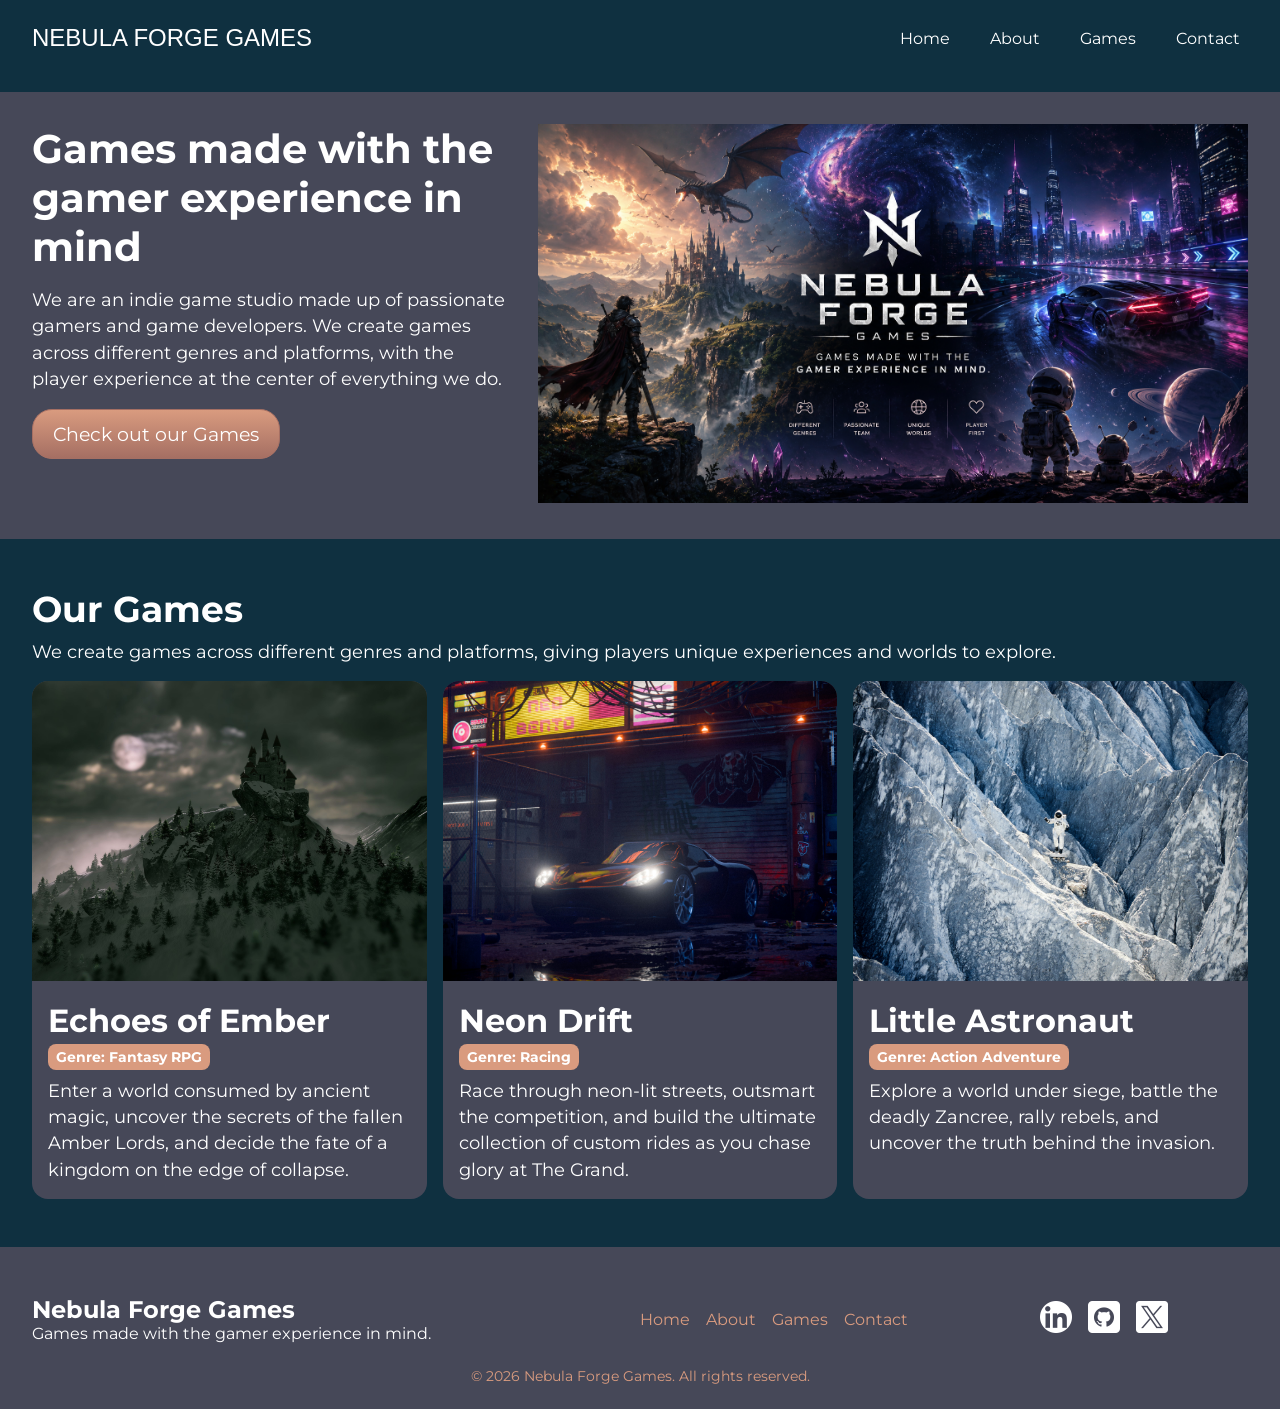
<file: Level 1/Task 1 - Simple Static Website/index.html>
<!DOCTYPE html>
<html lang="en">
<head>
    <meta charset="UTF-8">
    <meta name="viewport" content="width=device-width, initial-scale=1.0">
    <link rel="preconnect" href="https://fonts.googleapis.com">
    <link rel="preconnect" href="https://fonts.gstatic.com" crossorigin>
    <link href="https://fonts.googleapis.com/css2?family=Caacupe+One&family=Libre+Baskerville:ital,wght@0,400..700;1,400..700&family=Montserrat:ital,wght@0,100..900;1,100..900&family=Roboto+Condensed:ital,wght@0,100..900;1,100..900&display=swap" rel="stylesheet">
    <link rel="stylesheet" href="./css/style.css">
    <title>Nebula Forge Games | Home</title>
</head>
<body>
    <nav class="nav-container nav">
        <div class="logo-container"><a href="index.html" class="logo">NEBULA FORGE GAMES</a></div>
        <div class="main-nav">
            <a href="index.html">Home</a>
            <a href="about.html">About</a>
            <a href="games.html">Games</a>
            <a href="contact.html">Contact</a>
        </div>
    </nav>

    <main>
        <section class="hero-container">
            <div class="hero-content">
                <h1>Games made with the gamer experience in mind</h1>
                <p>We are an indie game studio made up of passionate gamers and game developers. We create games across different genres and platforms, with the player experience at the center of everything we do.</p>
                <a href="games.html" class="btn">Check out our Games</a>
            </div>
            <div class="hero-img">
                <img src="./images/hero.png" alt="Nebula Forge Games showcasing fantasy, racing, and space adventures">
            </div>
        </section>

        <section class="featured-games">
            <h2>Our Games</h2>
            <p>We create games across different genres and platforms, giving players unique experiences and worlds to explore.</p>
            <div class="games-grid">
                <article class="game-card echoes-ember">
                    <img src="./images/echoes-of-ember.jpg" alt="Fantasy castle surrounded by mountains" class="game-img">
                    <div class="game-card-info">
                        <h3>Echoes of Ember</h3>
                        <p class="game-genre">Genre: Fantasy RPG</p>
                        <p>Enter a world consumed by ancient magic, uncover the secrets of the fallen Amber Lords, and decide the fate of a kingdom on the edge of collapse.</p>
                    </div>
                </article>
                
                <article class="game-card neon-drift">
                    <img src="./images/neon-drift.jpg" alt="Sports car parked in a neon-lit city at night" class="game-img">
                    <div class="game-card-info">
                        <h3>Neon Drift</h3>
                        <p class="game-genre">Genre: Racing</p>
                        <p>Race through neon-lit streets, outsmart the competition, and build the ultimate collection of custom rides as you chase glory at The Grand.</p>
                    </div>
                </article>

                <article class="game-card little-astronaut">
                    <img src="./images/little-astronaut.jpg" alt="Astronaut standing on a rocky alien planet" class="game-img">
                    <div class="game-card-info">
                        <h3>Little Astronaut</h3>
                        <p class="game-genre">Genre: Action Adventure</p>
                        <p>Explore a world under siege, battle the deadly Zancree, rally rebels, and uncover the truth behind the invasion.</p>
                    </div>
                </article>
            </div>
        </section>
    </main>

    <footer class="site-footer">
        <div class="footer-brand">
            <h2>Nebula Forge Games</h2>
            <p>Games made with the gamer experience in mind.</p>
        </div>

        <nav class="footer-nav">
            <a href="index.html">Home</a>
            <a href="about.html">About</a>
            <a href="games.html">Games</a>
            <a href="contact.html">Contact</a>
        </nav>

        <div class="social-icons">
            <a href="https://linkedin.com" target="_blank" rel="noopener">
            <img src="./images/linkedin-logo.png" alt="LinkedIn" class="footer-icon">
            </a>
            <a href="https://github.com" target="_blank" rel="noopener">
            <img src="./images/github.png" alt="GitHub" class="footer-icon">
            </a>
            <a href="https://twitter.com" target="_blank" rel="noopener">
            <img src="./images/X.png" alt="Twitter" class="footer-icon">
            </a>
        </div>
        <p class="footer-copyright">&copy; 2026 Nebula Forge Games. All rights reserved.</p>
</footer>
</body>
</html>
</file>
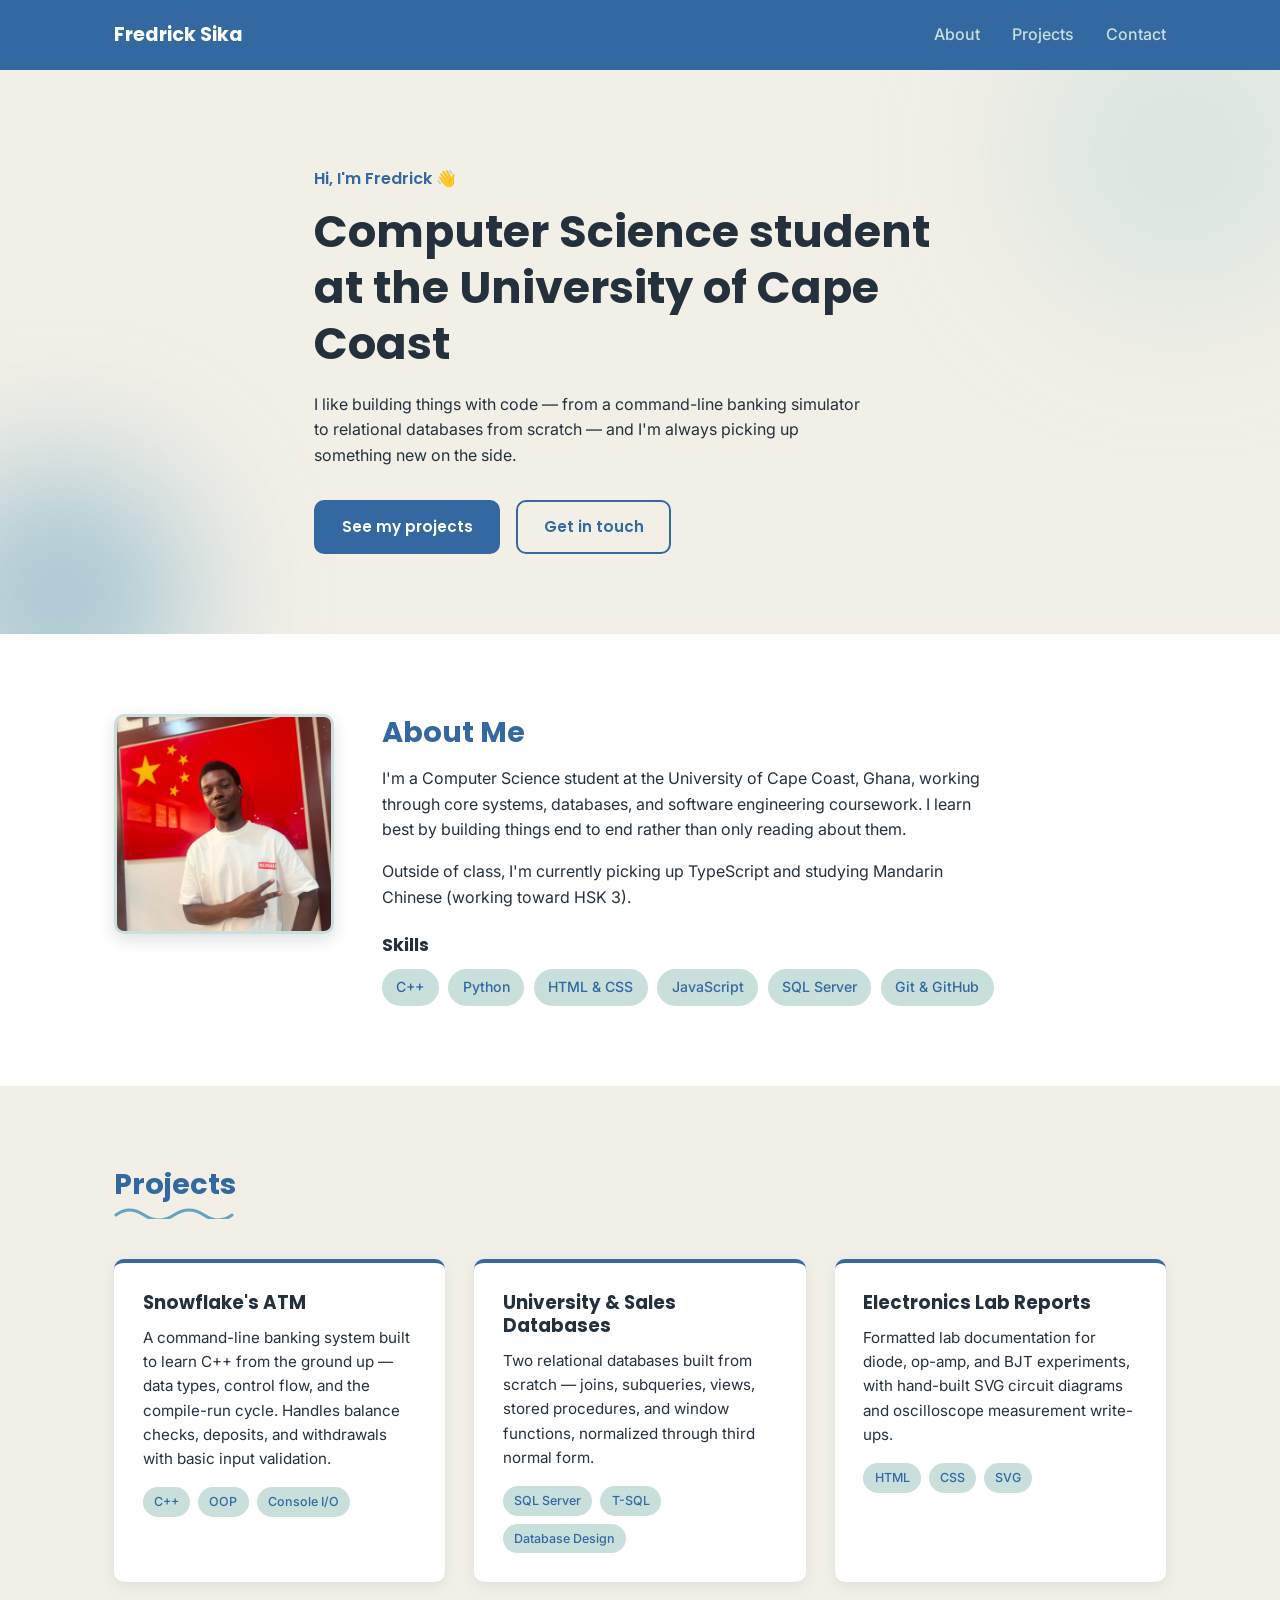
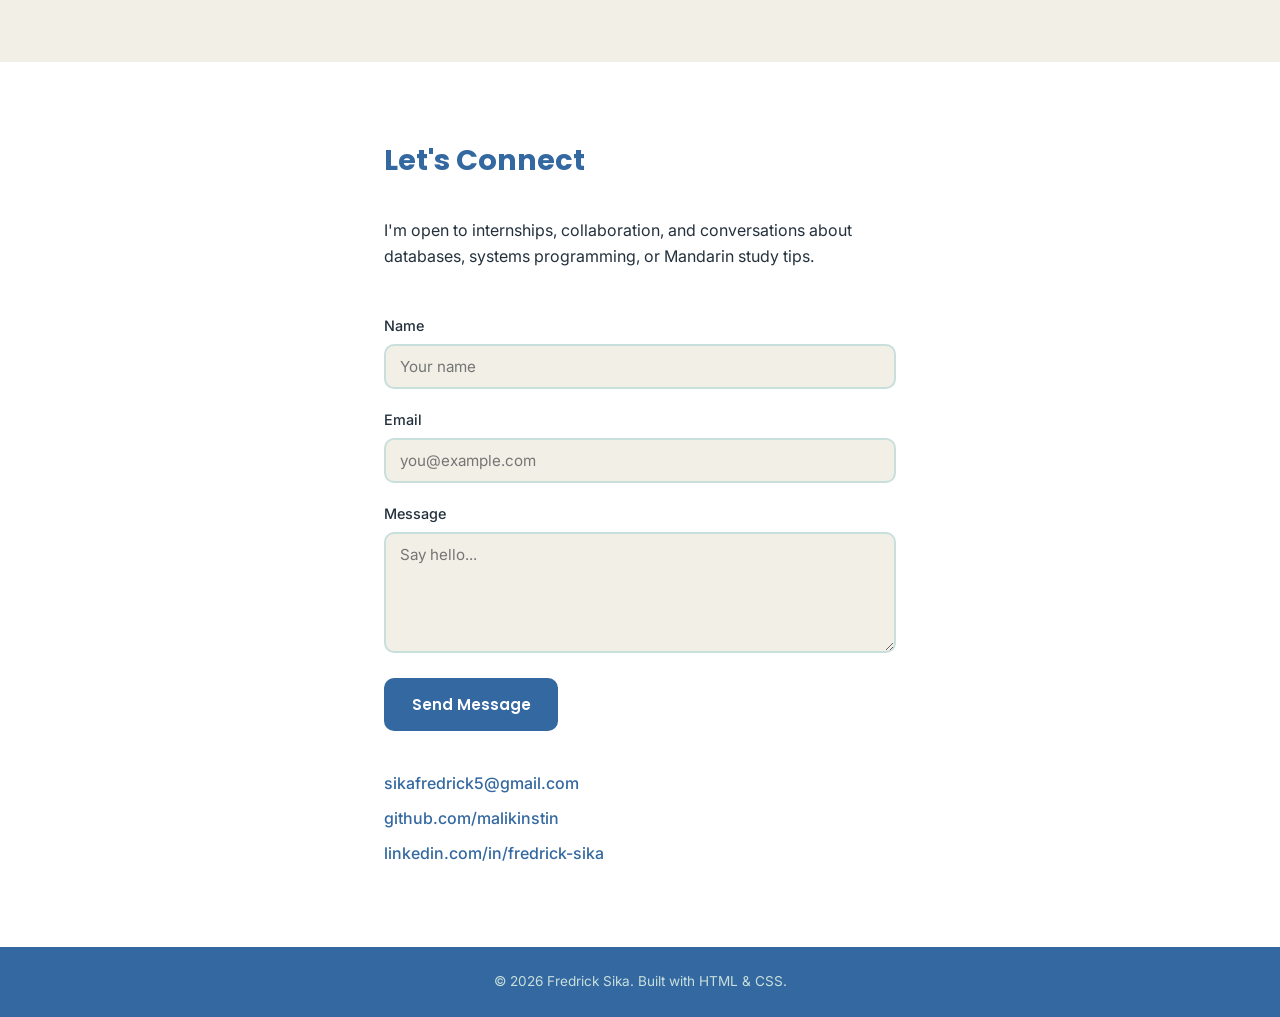
<file: Level 1/Task 2 - Portfolio Webpage/index.html>
<!DOCTYPE html>
<html lang="en">
<head>
  <meta charset="UTF-8">
  <meta name="viewport" content="width=device-width, initial-scale=1.0">
  <title>Fredrick Sika | Portfolio</title>
  <meta name="description" content="Portfolio of Fredrick Sika, Computer Science student at the University of Cape Coast.">

  <link rel="preconnect" href="https://fonts.googleapis.com">
  <link href="https://fonts.googleapis.com/css2?family=Inter:wght@400;500;600&family=Poppins:wght@500;600;700&display=swap" rel="stylesheet">

  <link rel="stylesheet" href="./css/style.css">
</head>
<body>

  <!-- NAVBAR -->

  <header class="navbar">
    <div class="container navbar-inner">
      <a href="#" class="logo">Fredrick Sika</a>

      <input type="checkbox" id="nav-toggle" class="nav-toggle">
      <label for="nav-toggle" class="hamburger" aria-label="Open menu">
        <span></span><span></span><span></span>
      </label>

      <nav class="nav-links">
        <a href="#about">About</a>
        <a href="#projects">Projects</a>
        <a href="#contact">Contact</a>
      </nav>
    </div>
  </header>

  <!-- HERO / INTRO SECTION -->
  <section class="hero">
    <div class="blob blob-1"></div>
    <div class="blob blob-2"></div>

    <div class="container hero-inner">
      <p class="hero-greeting">Hi, I'm Fredrick 👋</p>
      <h1>Computer Science student<br>at the University of Cape Coast</h1>
      <p class="hero-text">
        I like building things with code — from a command-line banking
        simulator to relational databases from scratch — and I'm always
        picking up something new on the side.
      </p>
      <div class="hero-buttons">
        <a href="#projects" class="btn btn-primary">See my projects</a>
        <a href="#contact" class="btn btn-outline">Get in touch</a>
      </div>
    </div>
  </section>

  <!-- ABOUT SECTION -->
  <section id="about" class="about">
    <div class="container about-inner">
      <img src="./images/fredrick.jpg" alt="Fredrick Sika" class="profile-photo">

      <div class="about-text">
        <h2>About Me</h2>
        <p>
          I'm a Computer Science student at the University of Cape Coast,
          Ghana, working through core systems, databases, and software
          engineering coursework. I learn best by building things end to
          end rather than only reading about them.
        </p>
        <p>
          Outside of class, I'm currently picking up TypeScript and
          studying Mandarin Chinese (working toward HSK 3).
        </p>

        <!-- SKILLS LIST -->
        <h3>Skills</h3>
        <ul class="skills-list">
          <li>C++</li>
          <li>Python</li>
          <li>HTML &amp; CSS</li>
          <li>JavaScript</li>
          <li>SQL Server</li>
          <li>Git &amp; GitHub</li>
        </ul>
      </div>
    </div>
  </section>

  <!-- PROJECTS SECTION -->
  <section id="projects" class="projects">
    <div class="container">
      <h2 class="section-title">
        Projects
        <svg class="squiggle" width="120" height="12" viewBox="0 0 120 12" xmlns="http://www.w3.org/2000/svg">
          <path d="M2 8 Q 15 -2, 30 8 T 60 8 T 90 8 T 118 8" stroke="#66A3BF" stroke-width="3" fill="none" stroke-linecap="round"/>
        </svg>
      </h2>

      <div class="projects-grid">

        <!-- PROJECT CARD 1 -->
        <div class="project-card">
          <h3>Snowflake's ATM</h3>
          <p>
            A command-line banking system built to learn C++ from the
            ground up — data types, control flow, and the compile-run
            cycle. Handles balance checks, deposits, and withdrawals with
            basic input validation.
          </p>
          <div class="tags">
            <span>C++</span>
            <span>OOP</span>
            <span>Console I/O</span>
          </div>
        </div>

        <!-- PROJECT CARD 2 -->
        <div class="project-card">
          <h3>University &amp; Sales Databases</h3>
          <p>
            Two relational databases built from scratch — joins,
            subqueries, views, stored procedures, and window functions,
            normalized through third normal form.
          </p>
          <div class="tags">
            <span>SQL Server</span>
            <span>T-SQL</span>
            <span>Database Design</span>
          </div>
        </div>

        <!-- PROJECT CARD 3 -->
        <div class="project-card">
          <h3>Electronics Lab Reports</h3>
          <p>
            Formatted lab documentation for diode, op-amp, and BJT
            experiments, with hand-built SVG circuit diagrams and
            oscilloscope measurement write-ups.
          </p>
          <div class="tags">
            <span>HTML</span>
            <span>CSS</span>
            <span>SVG</span>
          </div>
        </div>

      </div>
    </div>
  </section>

  <!-- CONTACT SECTION -->
  <section id="contact" class="contact">
    <div class="container contact-inner">
      <h2 class="section-title">Let's Connect</h2>
      <p class="contact-text">
        I'm open to internships, collaboration, and conversations about
        databases, systems programming, or Mandarin study tips.
      </p>

      <!-- CONTACT FORM -->
      <form class="contact-form" action="#" method="POST">
        <label for="name">Name</label>
        <input type="text" id="name" name="name" placeholder="Your name" required>

        <label for="email">Email</label>
        <input type="email" id="email" name="email" placeholder="you@example.com" required>

        <label for="message">Message</label>
        <textarea id="message" name="message" rows="5" placeholder="Say hello..." required></textarea>

        <button type="submit" class="btn btn-primary">Send Message</button>
      </form>

      <!-- DIRECT LINKS -->
      <div class="direct-links">
        <a href="mailto:fredrick.sika@example.com">sikafredrick5@gmail.com</a>
        <a href="https://github.com/example" target="_blank" rel="noopener">github.com/malikinstin</a>
        <a href="https://linkedin.com/in/example" target="_blank" rel="noopener">linkedin.com/in/fredrick-sika</a>
      </div>
    </div>
  </section>

  <!-- FOOTER -->
  <footer class="footer">
    <div class="container">
      <p>&copy; 2026 Fredrick Sika. Built with HTML &amp; CSS.</p>
    </div>
  </footer>

</body>
</html>
</file>
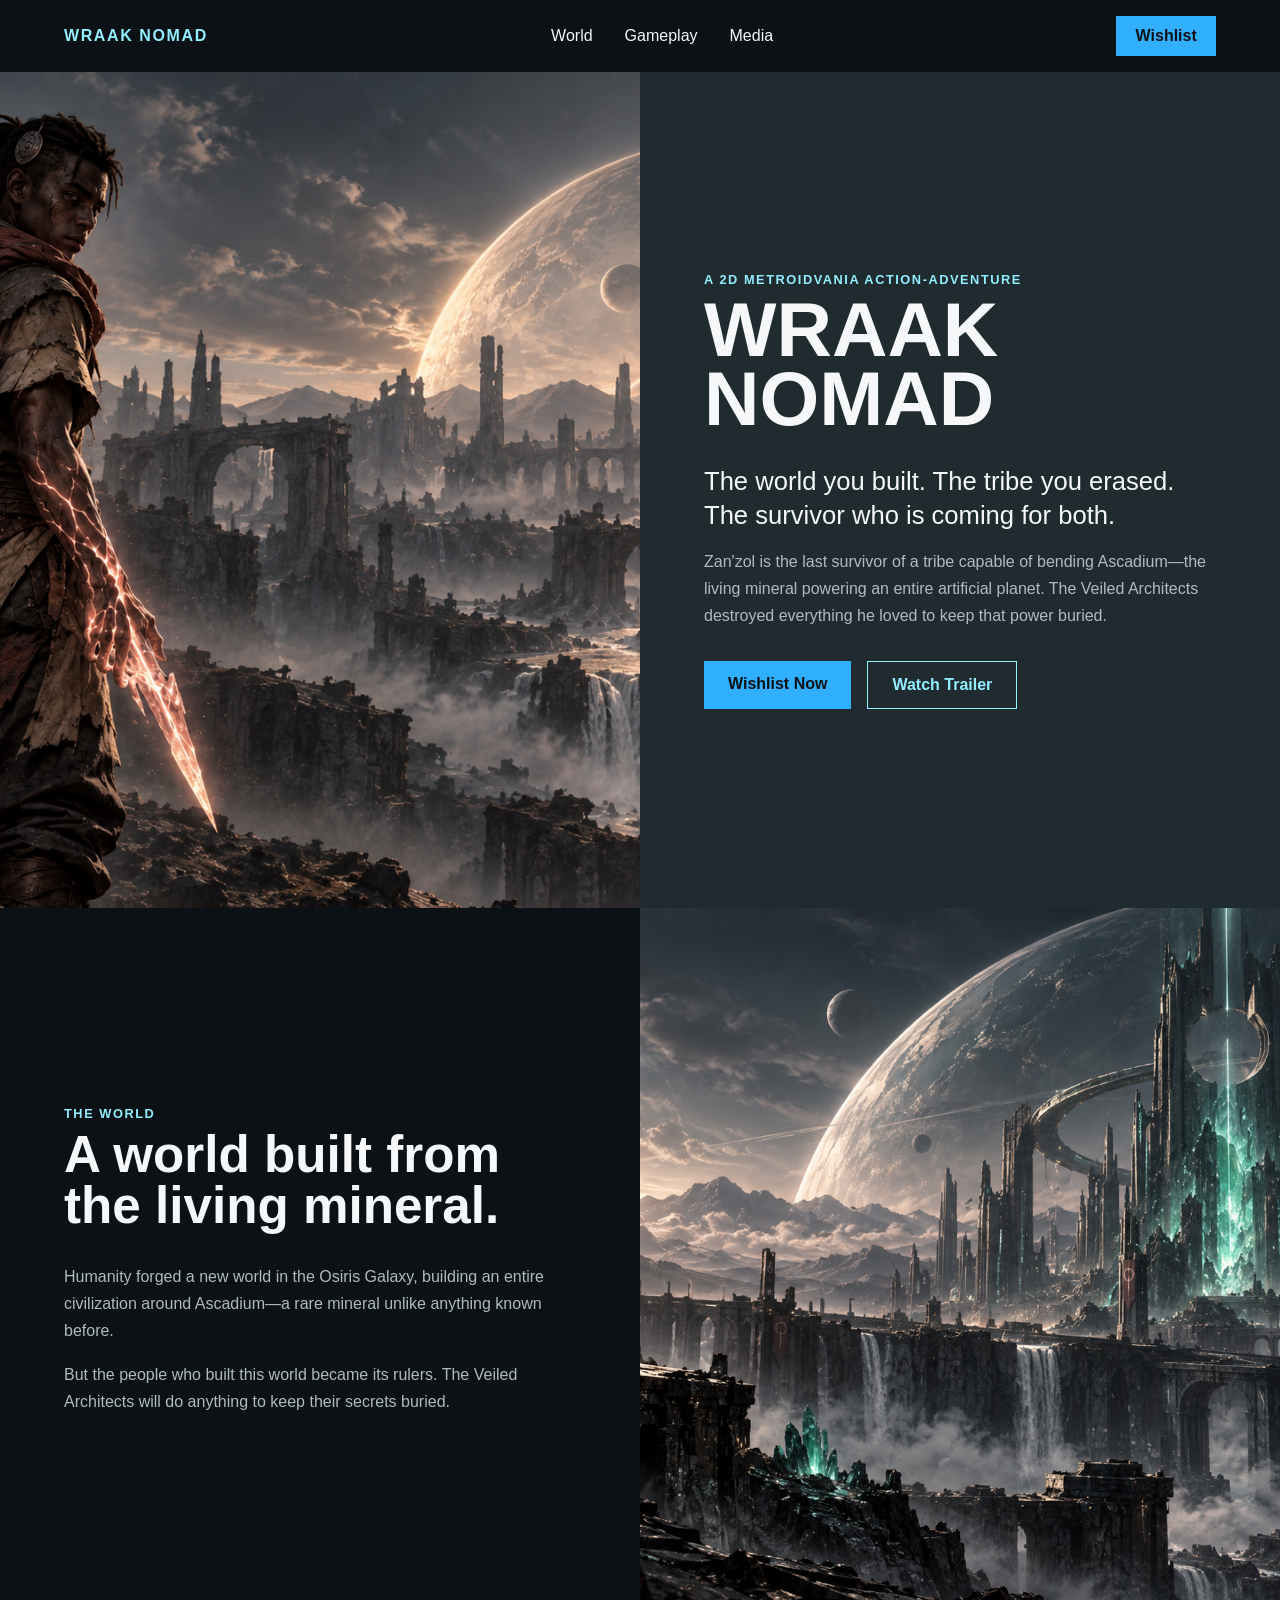
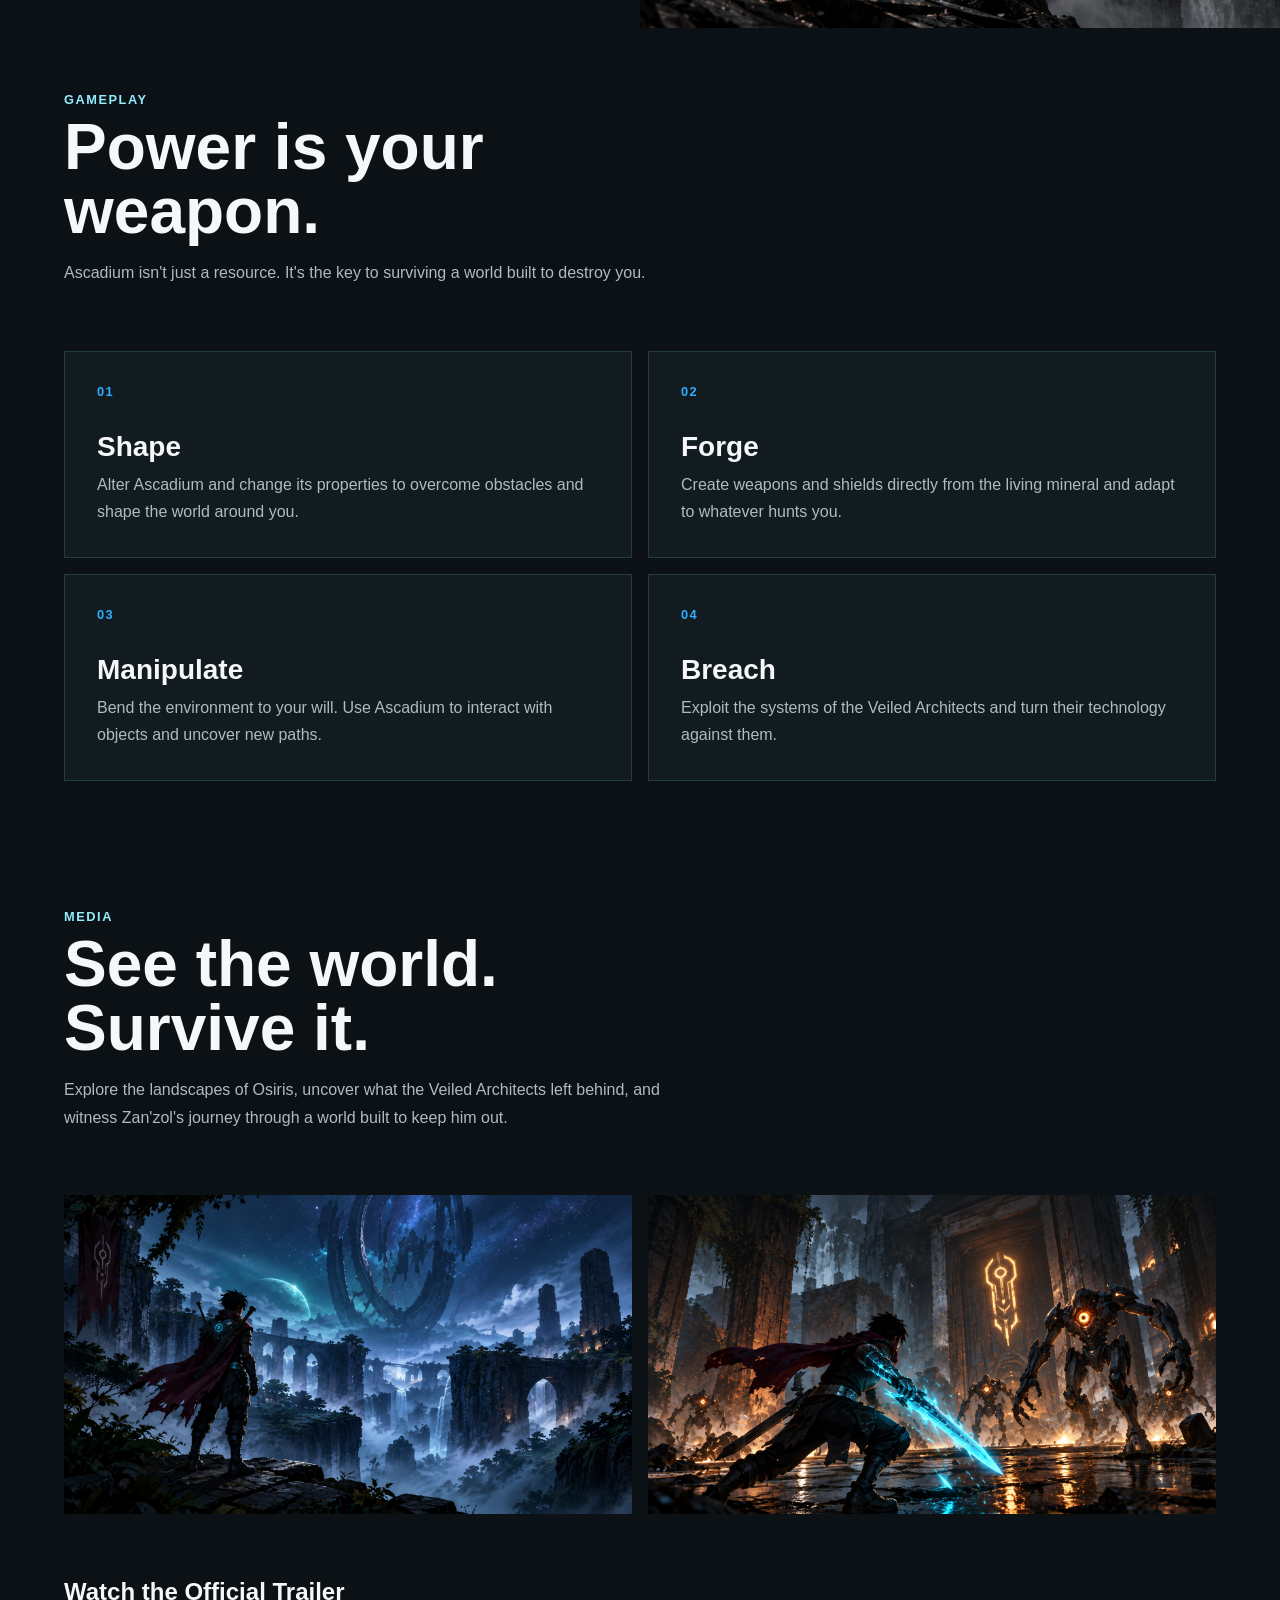
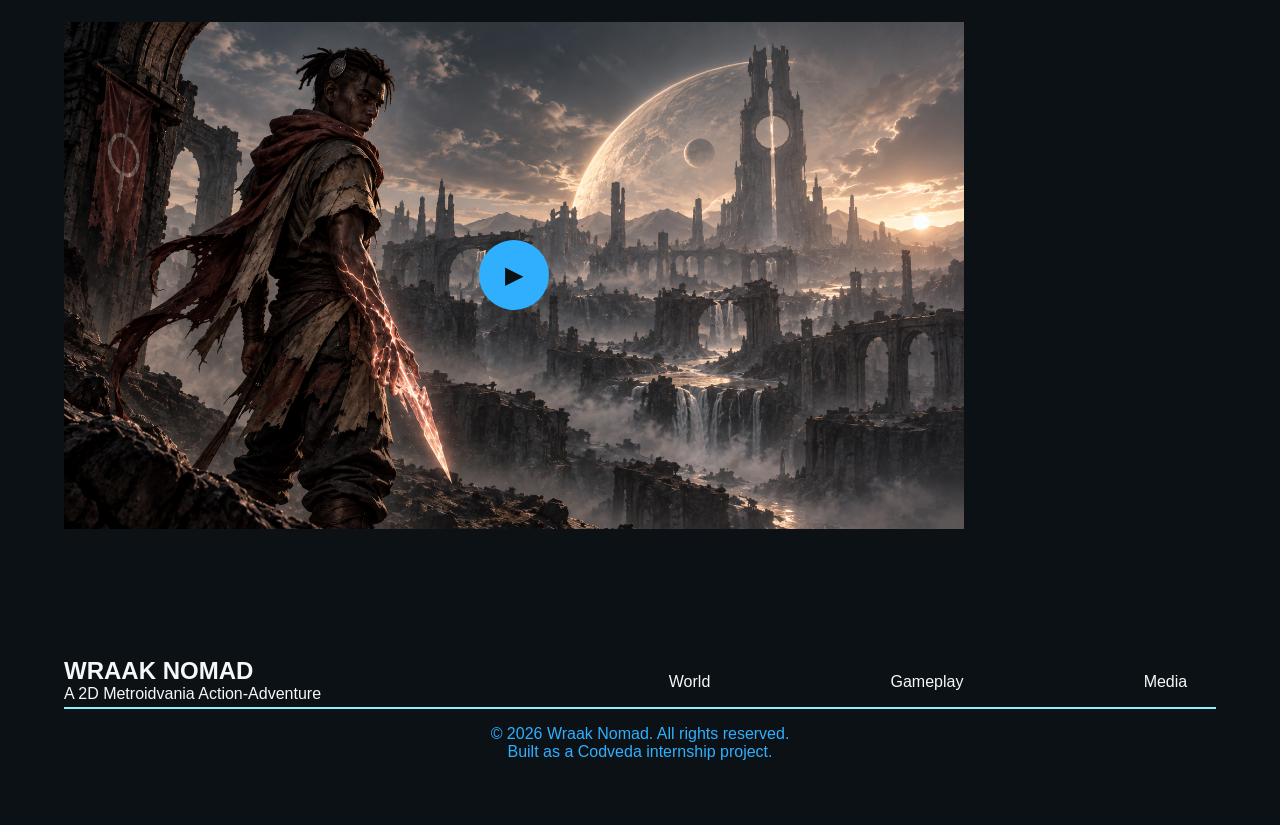
<file: Level 2/Task 1 - Responsive Landing Page/index.html>
<!DOCTYPE html>
<html lang="en">
<head>
    <meta charset="UTF-8">
    <meta name="viewport" content="width=device-width, initial-scale=1.0">
    <link rel="stylesheet" href="style.css">
    <title>Wraak Nomad | Homepage</title>
</head>
<body>
    <header>
        <nav>
            <a href="#" class="logo">WRAAK NOMAD</a>

            <ul class="nav-links" id="nav-menu">
                <li><a href="#world">World</a></li>
                <li><a href="#gameplay">Gameplay</a></li>
                <li><a href="#media">Media</a></li>
            </ul>

            <button class="menu-toggle" aria-label="Open navigation menu" id="menu-toggle"> ☰ </button>

            <a href="#wishlist" class="nav-cta">Wishlist</a>
        </nav>
    </header>

    <main>
        <section class="hero">
            <div class="hero-image">
                <!-- Zan'zol artwork will go here -->
            </div>

            <div class="hero-content">
                <p class="eyebrow">A 2D METROIDVANIA ACTION-ADVENTURE</p>

                <h1>
                    WRAAK<br>
                    NOMAD
                </h1>

                <p class="tagline">
                    The world you built. The tribe you erased.
                    The survivor who is coming for both.
                </p>

                <p class="hero-description">
                    Zan'zol is the last survivor of a tribe capable of
                    bending Ascadium—the living mineral powering an
                    entire artificial planet. The Veiled Architects
                    destroyed everything he loved to keep that power buried.
                </p>

                <div class="hero-actions">
                    <a href="#wishlist" class="btn btn-primary">Wishlist Now</a>
                    <a href="#trailer" class="btn btn-secondary">Watch Trailer</a>
                </div>
            </div>
        </section>

        <section class="world" id="world">
            <div class="world-content">
                <p class="eyebrow">THE WORLD</p>

                <h2>A world built from the living mineral.</h2>

                <p>
                    Humanity forged a new world in the Osiris Galaxy,
                    building an entire civilization around Ascadium—a
                    rare mineral unlike anything known before.
                </p>

                <p>
                    But the people who built this world became its rulers.
                    The Veiled Architects will do anything to keep their
                    secrets buried.
                </p>
            </div>

            <div class="world-visual">
                <!-- World artwork will go here -->
            </div>
        </section>
        <section class="gameplay" id="gameplay">
            <div class="gameplay-intro">
                <p class="eyebrow">GAMEPLAY</p>

                <h2>Power is your weapon.</h2>

                <p>
                    Ascadium isn't just a resource. It's the key to
                    surviving a world built to destroy you.
                </p>
            </div>

            <div class="ability-grid">
                <article class="ability-card">
                    <span class="ability-number">01</span>
                    <h3>Shape</h3>
                    <p>
                        Alter Ascadium and change its properties to
                        overcome obstacles and shape the world around you.
                    </p>
                </article>

                <article class="ability-card">
                    <span class="ability-number">02</span>
                    <h3>Forge</h3>
                    <p>
                        Create weapons and shields directly from the
                        living mineral and adapt to whatever hunts you.
                    </p>
                </article>

                <article class="ability-card">
                    <span class="ability-number">03</span>
                    <h3>Manipulate</h3>
                    <p>
                        Bend the environment to your will. Use Ascadium
                        to interact with objects and uncover new paths.
                    </p>
                </article>

                <article class="ability-card">
                    <span class="ability-number">04</span>
                    <h3>Breach</h3>
                    <p>
                        Exploit the systems of the Veiled Architects
                        and turn their technology against them.
                    </p>
                </article>
            </div>
            </section>
            <section class="media" id="media">
                    <div class="media-intro">
                        <p class="eyebrow">MEDIA</p>

                        <h2>See the world. Survive it.</h2>

                        <p>
                            Explore the landscapes of Osiris, uncover what the Veiled Architects
                            left behind, and witness Zan'zol's journey through a world built to
                            keep him out.
                        </p>
                    </div>

                    <div class="screenshot-grid">
                        <img src="./assets/zanzol-screenshot.png" alt="Zan'zol overlooking the ruins of Osiris">
                        <img src="./assets/zanzol-screenshot1.png" alt="Zan'zol using Ascadium to forge a weapon">
                    </div>

                    <div class="trailer" id="trailer" alt="Zan'zol overlooking the ruins of Osiris">
                        <h2>Watch the Official Trailer</h2>

                        <a href="#" class="trailer-preview">
                            <img src="./assets/Zanzol-hero.png">
                            <span class="play-btn">▶</span>
                        </a>
                    </div>
            </section>
    </main>

    <footer>
        <div class="footer-brand">
            <h2>WRAAK NOMAD</h2>
            <p>A 2D Metroidvania Action-Adventure</p>
        </div>

        <nav class="footer-nav">
            <a href="#world">World</a>
            <a href="#gameplay">Gameplay</a>
            <a href="#media">Media</a>
        </nav>

        <hr>

        <div class="footer-bottom">
        <p>&copy; 2026 Wraak Nomad. All rights reserved.</p>
        <p>Built as a Codveda internship project.</p>
        </div>

    </footer>
    <script src="script.js"></script>
</body>
</html>
</file>
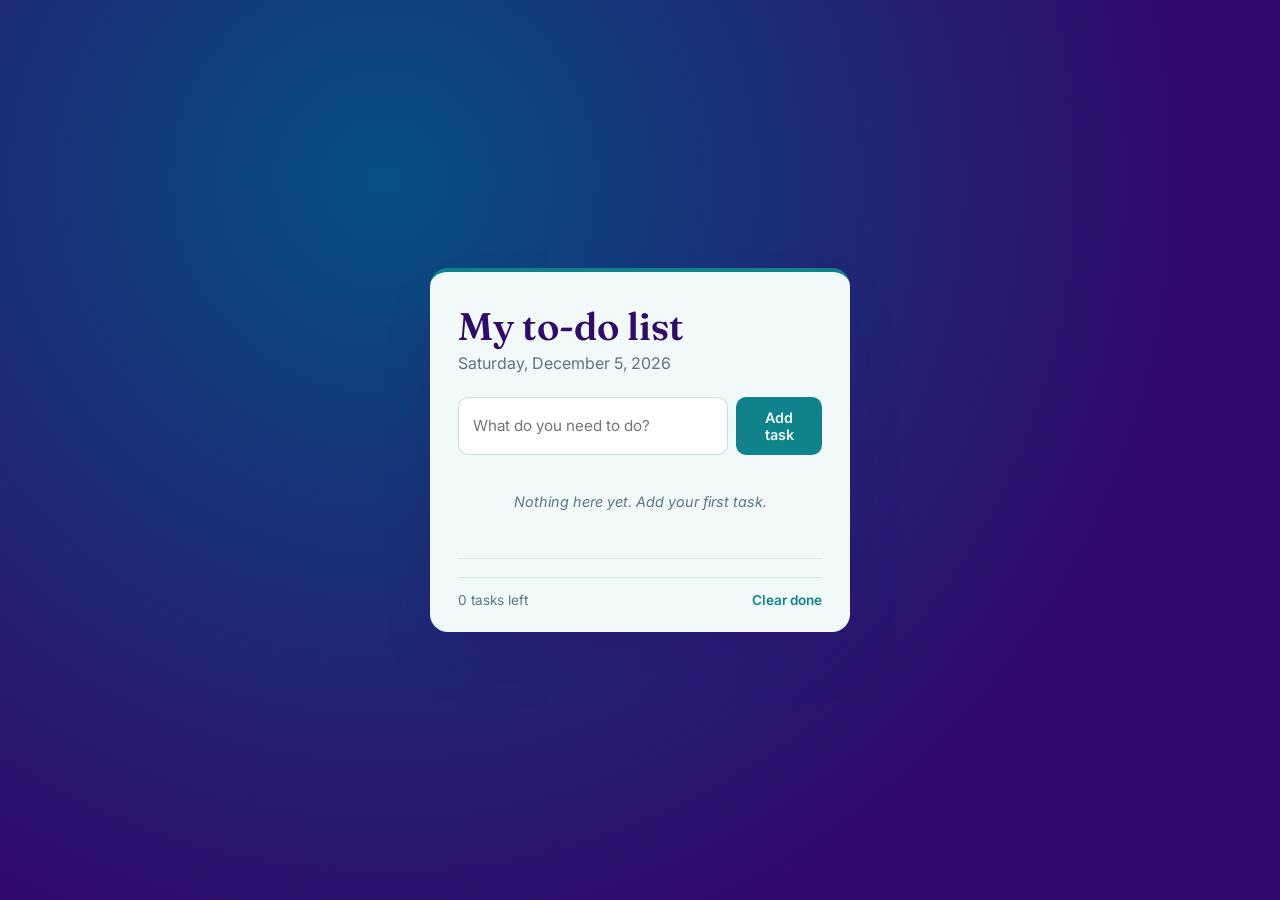
<file: Level 2/Task 2 - To-Do List App/index.html>
<!DOCTYPE html>
<html lang="en">
<head>
    <meta charset="UTF-8">
    <meta name="viewport" content="width=device-width, initial-scale=1.0">
    <title>Plan the Day — To-Do</title>

    <link rel="preconnect" href="https://fonts.googleapis.com" />
    <link rel="preconnect" href="https://fonts.gstatic.com" crossorigin />
    <link
    href="https://fonts.googleapis.com/css2?family=Fraunces:wght@500;600&family=Inter:wght@400;500;600;700&display=swap"
    rel="stylesheet"
    />

    <link rel="stylesheet" href="style.css" />
</head>
<body>
    <main class="app-card" id="app">
        <header class="app-header">
            <h1 class="app-title">My to-do list</h1>
            <p class="app-date" id="today-date"> </p>
        </header>

        <form class="task-form" id="task-form">
            <input type="text" id="task-input" class="task-input" placeholder="What do you need to do?" name="task" autocomplete="off"/>
            <button type="submit" class="add-btn" id="add-btn">Add task</button>
        </form>


        <ul class="task-list" id="task-list">
            <li class="empty-state" id="empty-state">
                Nothing here yet. Add your first task.
            </li>
            <li class="task-item">
            </li>
        </ul>

        <footer class="app-footer">
        <span class="tasks-count" id="tasks-count">0 tasks left</span>
        <button type="button" class="clear-btn" id="clear-completed">Clear done</button>
    </footer>
    </main>

    

<script src="./script.js"></script>
</body>
</html>
</file>
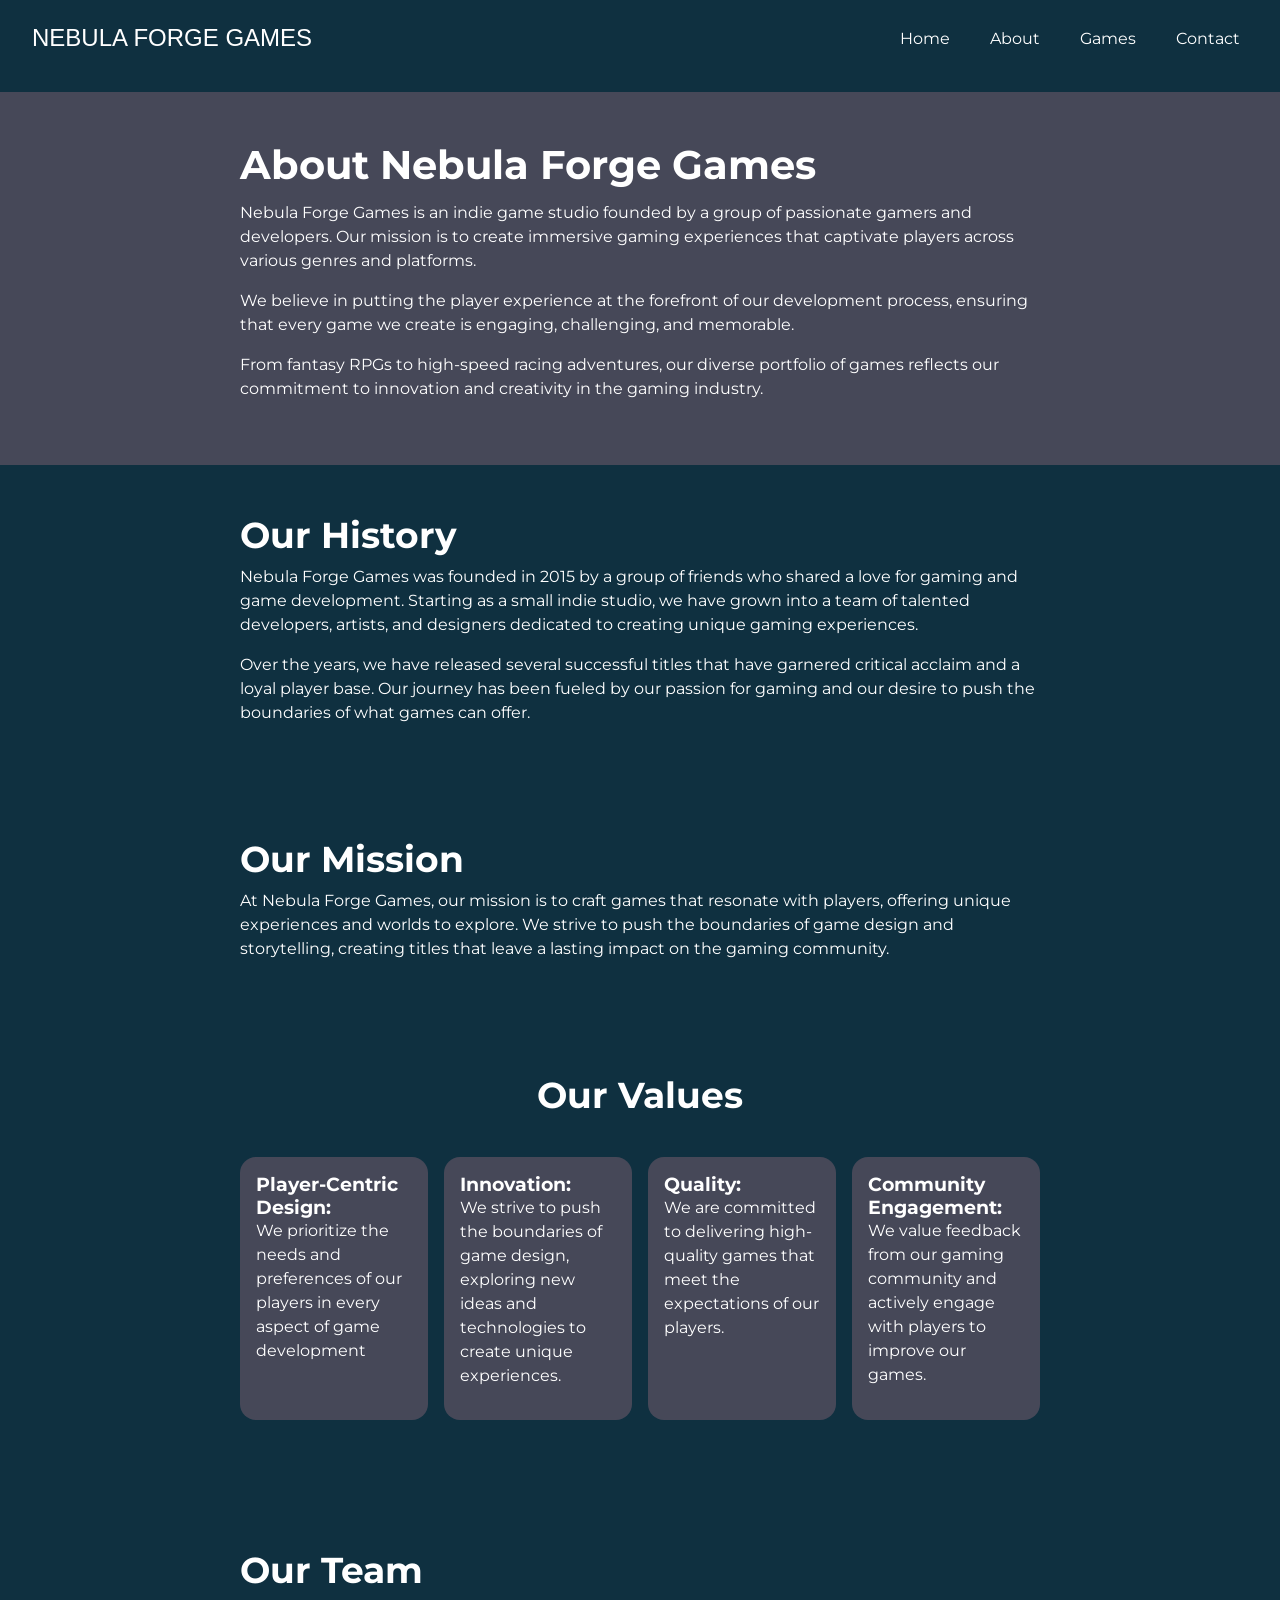
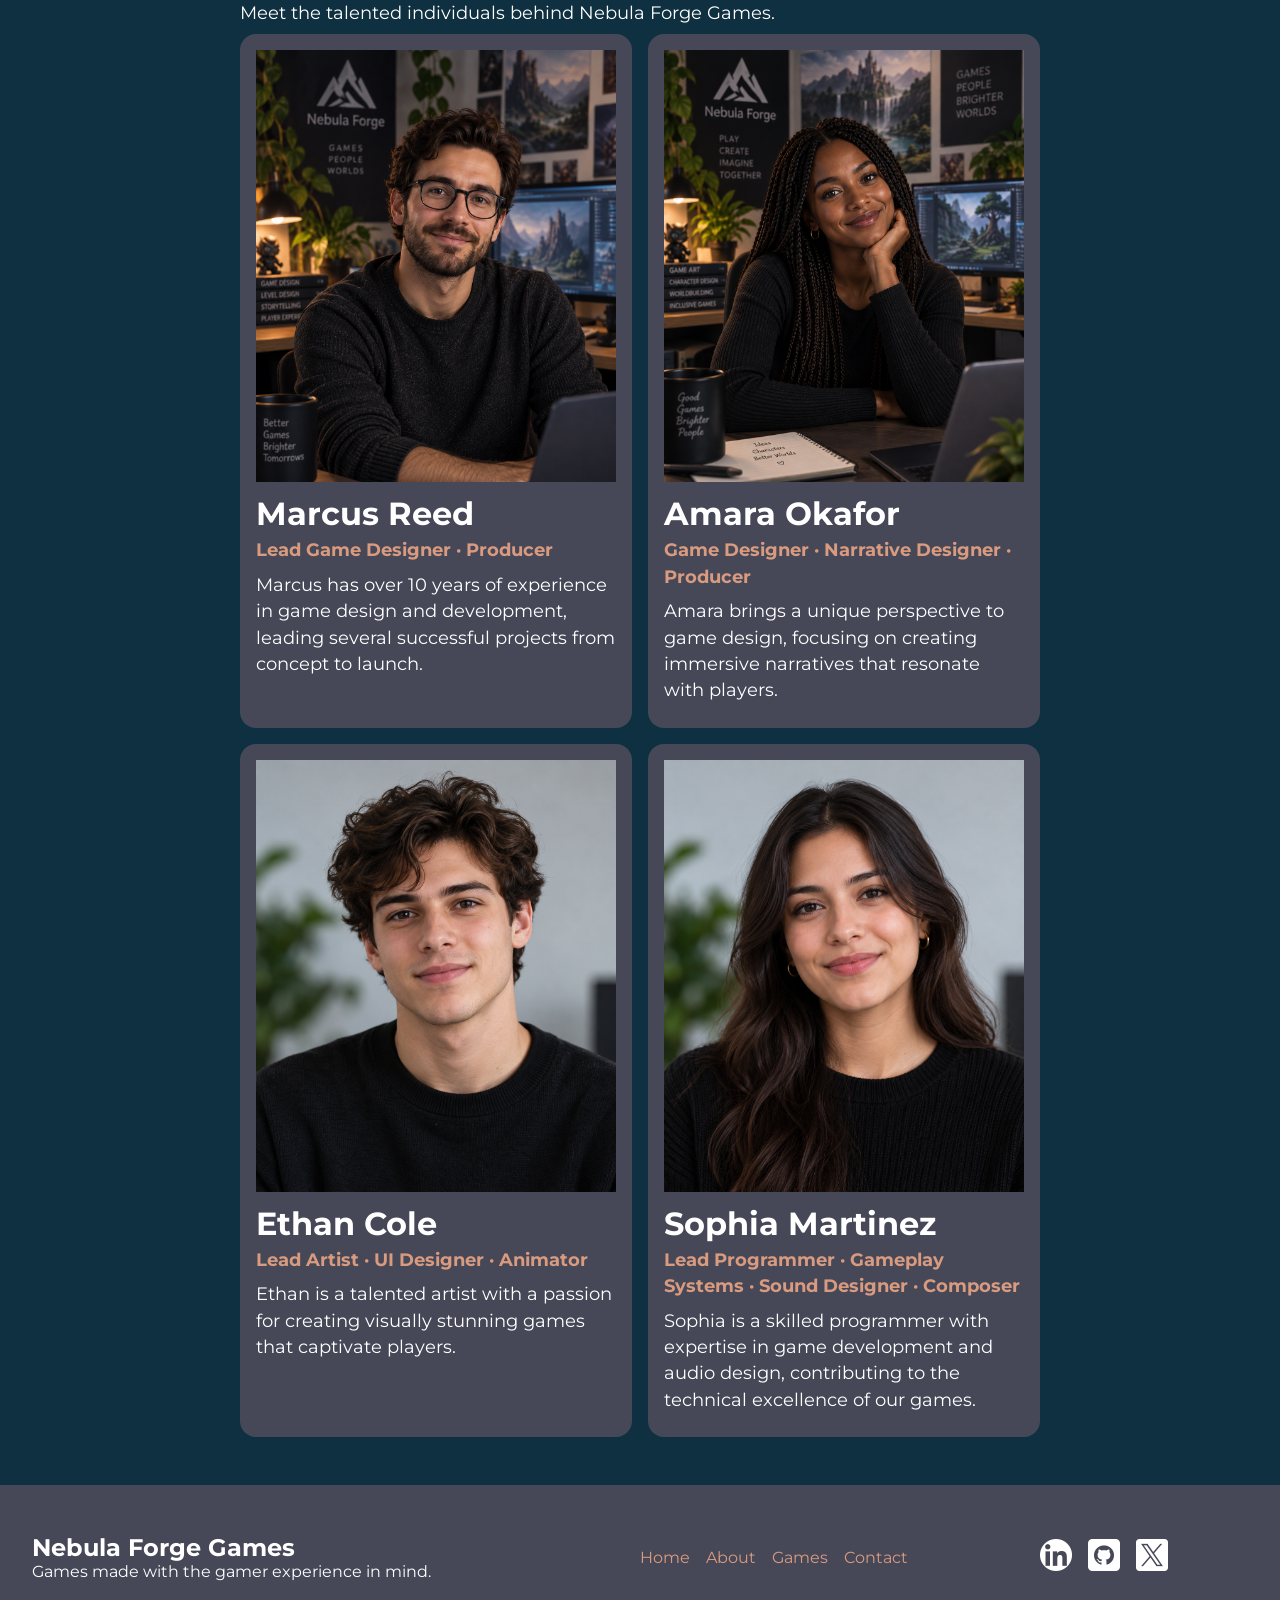
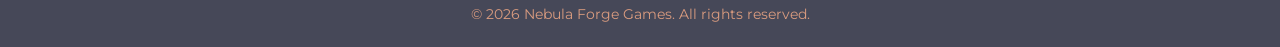
<file: Level 1/Task 1 - Simple Static Website/about.html>
<!DOCTYPE html>
<html lang="en">
<head>
    <meta charset="UTF-8">
    <meta name="viewport" content="width=device-width, initial-scale=1.0">
    <link rel="preconnect" href="https://fonts.googleapis.com">
    <link rel="preconnect" href="https://fonts.gstatic.com" crossorigin>
    <link href="https://fonts.googleapis.com/css2?family=Caacupe+One&family=Libre+Baskerville:ital,wght@0,400..700;1,400..700&family=Montserrat:ital,wght@0,100..900;1,100..900&family=Roboto+Condensed:ital,wght@0,100..900;1,100..900&display=swap" rel="stylesheet">
    <link rel="stylesheet" href="./css/style.css">
    <title>About | Nebula Forge Games</title>
</head>

<body>
    <nav class="nav-container nav">
        <div class="logo-container"><a href="index.html" class="logo">NEBULA FORGE GAMES</a></div>
        <div class="main-nav">
            <a href="index.html">Home</a>
            <a href="about.html">About</a>
            <a href="games.html">Games</a>
            <a href="contact.html">Contact</a>
        </div>
    </nav>



    <main>
        <section class="introduction-container">
            <div class="introduction-content">
                <h1>About Nebula Forge Games</h1>
                <p>Nebula Forge Games is an indie game studio founded by a group of passionate gamers and developers. Our mission is to create immersive gaming experiences that captivate players across various genres and platforms.</p>
                <p>We believe in putting the player experience at the forefront of our development process, ensuring that every game we create is engaging, challenging, and memorable.</p>
                <p>From fantasy RPGs to high-speed racing adventures, our diverse portfolio of games reflects our commitment to innovation and creativity in the gaming industry.</p>
            </div>
        </section>

        <section class="history-container">
            <div class="history-content">
                <h2>Our History</h2>
                <p>Nebula Forge Games was founded in 2015 by a group of friends who shared a love for gaming and game development. Starting as a small indie studio, we have grown into a team of talented developers, artists, and designers dedicated to creating unique gaming experiences.</p>
                <p>Over the years, we have released several successful titles that have garnered critical acclaim and a loyal player base. Our journey has been fueled by our passion for gaming and our desire to push the boundaries of what games can offer.</p>
                <!-- <p>As we continue to grow, we remain committed to our core values of innovation, quality, and player-centric design, ensuring that every game we create is a testament to our dedication to the gaming community.</p> -->
            </div>
        </section>

        <section class="mission-container">
            <div class="mission-content">
                <h2>Our Mission</h2>
                <p>At Nebula Forge Games, our mission is to craft games that resonate with players, offering unique experiences and worlds to explore. We strive to push the boundaries of game design and storytelling, creating titles that leave a lasting impact on the gaming community.</p>
            </div>
        </section>

        <section class="values-container">
            <div class="values-content">
                <h2>Our Values</h2>
                    <article>
                        <h3>Player-Centric Design:</h3> 
                        <p>We prioritize the needs and preferences of our players in every aspect of game development</p>
                    </article>
                    <article>
                        <h3>Innovation:</h3> 
                        <p>We strive to push the boundaries of game design, exploring new ideas and technologies to create unique experiences.</p>
                    </article>
                    <article>
                        <h3>Quality: </h3> 
                        <p>We are committed to delivering high-quality games that meet the expectations of our players.</p>
                    </article>
                    <article>
                        <h3>Community Engagement:</h3> 
                        <p>We value feedback from our gaming community and actively engage with players to improve our games.</p>
                    </article>
            </div>
        </section>

        <section class="team-container">
            <div class="team-content">
                <h2>Our Team</h2>
                <p>Meet the talented individuals behind Nebula Forge Games.</p>
                <div class="team-members-grid">
                    <article class="team-member">
                        <img src="./images/team-marcus.jpg" alt="Portrait of Marcus Reed, Lead Game Designer and Producer" class="team-member-photo">
                        <h3>Marcus Reed</h3>
                        <p class="team-member-role">Lead Game Designer · Producer</p>
                        <p class="team-member-bio">Marcus has over 10 years of experience in game design and development, leading several successful projects from concept to launch.</p>
                    </article>
                    <article class="team-member">
                        <img src="./images/team-amara.jpg" alt="Portrait of Amara Okafor, Game Designer and Narrative Designer" class="team-member-photo">
                        <h3>Amara Okafor</h3>
                        <p class="team-member-role">Game Designer · Narrative Designer · Producer</p>
                        <p class="team-member-bio">Amara brings a unique perspective to game design, focusing on creating immersive narratives that resonate with players.</p>
                    </article>
                    <article class="team-member">
                        <img src="./images/team-ethan.jpg" alt="Portrait of Ethan Cole, Lead Artist and UI Designer" class="team-member-photo">
                        <h3>Ethan Cole</h3>
                        <p class="team-member-role">Lead Artist · UI Designer · Animator</p>
                        <p class="team-member-bio">Ethan is a talented artist with a passion for creating visually stunning games that captivate players.</p>
                    </article>
                    <article class="team-member">
                        <img src="./images/team-sophia.jpg" alt="Portrait of Sophia Martinez, Lead Programmer and Gameplay Systems Designer" class="team-member-photo">
                        <h3>Sophia Martinez</h3>
                        <p class="team-member-role">Lead Programmer · Gameplay Systems · Sound Designer · Composer</p>
                        <p class="team-member-bio">Sophia is a skilled programmer with expertise in game development and audio design, contributing to the technical excellence of our games.</p>
                    </article>
                </div>
            </div>
        </section>


    </main>    

    <footer class="site-footer">
        <div class="footer-brand">
            <h2>Nebula Forge Games</h2>
            <p>Games made with the gamer experience in mind.</p>
        </div>

        <nav class="footer-nav">
            <a href="index.html">Home</a>
            <a href="about.html">About</a>
            <a href="games.html">Games</a>
            <a href="contact.html">Contact</a>
        </nav>

        <div class="social-icons">
            <a href="https://linkedin.com" target="_blank" rel="noopener">
            <img src="./images/linkedin-logo.png" alt="LinkedIn" class="footer-icon">
            </a>
            <a href="https://github.com" target="_blank" rel="noopener">
            <img src="./images/github.png" alt="GitHub" class="footer-icon">
            </a>
            <a href="https://twitter.com" target="_blank" rel="noopener">
            <img src="./images/X.png" alt="Twitter" class="footer-icon">
            </a>
        </div>
        <p class="footer-copyright">&copy; 2026 Nebula Forge Games. All rights reserved.</p>
</footer>
</body>
</html>
</file>
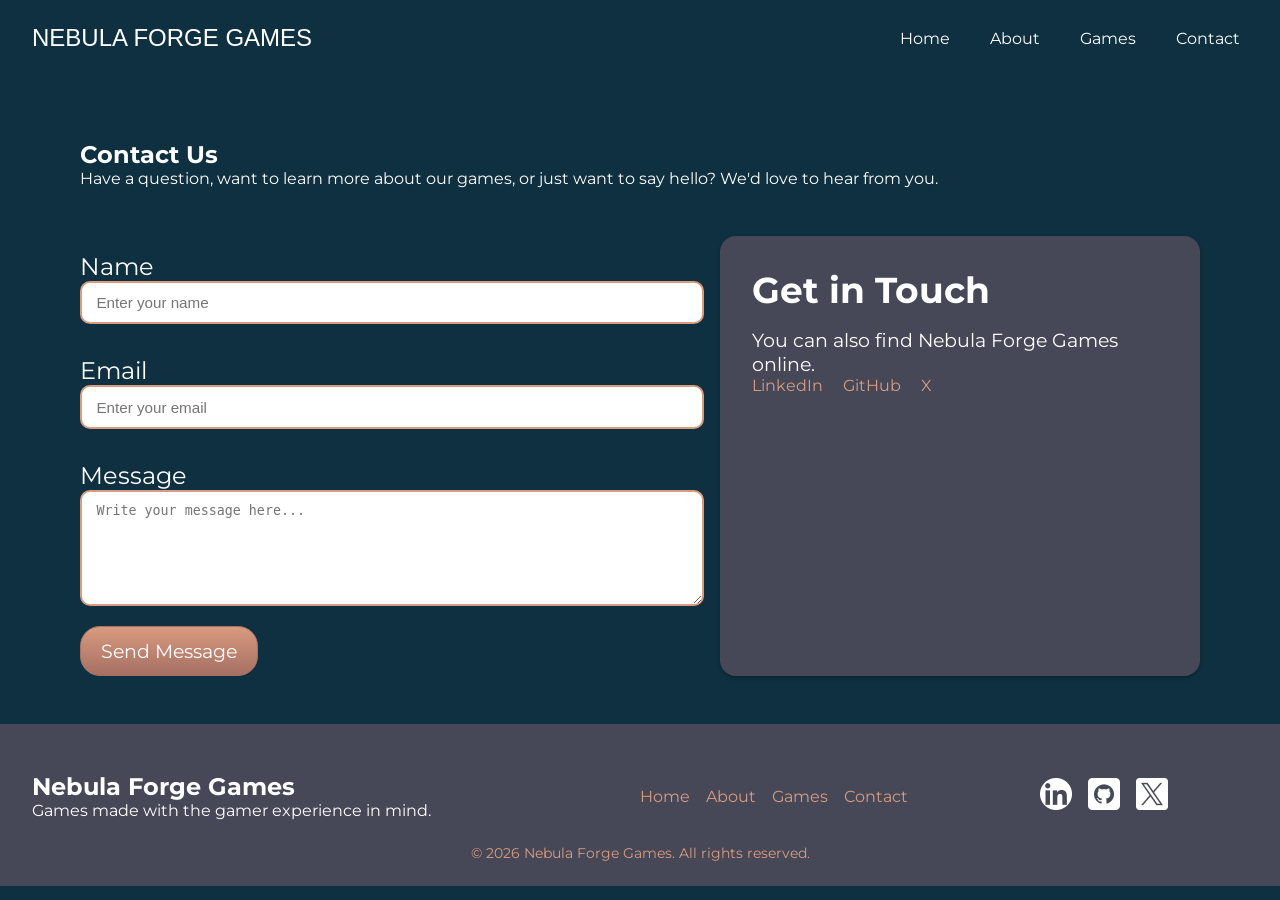
<file: Level 1/Task 1 - Simple Static Website/contact.html>
<!DOCTYPE html>
<html lang="en">

<head>
    <meta charset="UTF-8">
    <meta name="viewport" content="width=device-width, initial-scale=1.0">
    <link rel="preconnect" href="https://fonts.googleapis.com">
    <link rel="preconnect" href="https://fonts.gstatic.com" crossorigin>
    <link href="https://fonts.googleapis.com/css2?family=Caacupe+One&family=Libre+Baskerville:ital,wght@0,400..700;1,400..700&family=Montserrat:ital,wght@0,100..900;1,100..900&family=Roboto+Condensed:ital,wght@0,100..900;1,100..900&display=swap" rel="stylesheet">
    <link rel="stylesheet" href="./css/style.css">
    <title>Contact | Nebula Forge Games</title>
</head>

<body>
    <nav class="nav-container nav">
        <div class="logo-container">
            <a href="index.html" class="logo">NEBULA FORGE GAMES</a>
        </div>

        <div class="main-nav">
            <a href="index.html">Home</a>
            <a href="about.html">About</a>
            <a href="games.html">Games</a>
            <a href="contact.html">Contact</a>
        </div>
    </nav>


    <main>
        <section class="contact-container">
            <div class="contact-intro">
                <h1>Contact Us</h1>
                <p>
                    Have a question, want to learn more about our games,
                    or just want to say hello? We'd love to hear from you.
                </p>
            </div>

            <div class="contact-content">
                <form class="contact-form">
                    <div class="form-group">
                        <label for="name">Name</label>
                        <input
                            type="text"
                            id="name"
                            name="name"
                            placeholder="Enter your name">
                    </div>

                    <div class="form-group">
                        <label for="email">Email</label>
                        <input
                            type="email"
                            id="email"
                            name="email"
                            placeholder="Enter your email">
                    </div>


                    <div class="form-group">
                        <label for="message">Message</label>
                        <textarea
                            id="message"
                            name="message"
                            rows="6"
                            placeholder="Write your message here..."></textarea>
                    </div>

                    <button type="submit" class="btn">
                        Send Message
                    </button>
                </form>

                <div class="contact-info">
                    <h2>Get in Touch</h2>
                    <p>
                        You can also find Nebula Forge Games online.
                    </p>

                    <div class="contact-links">
                        <a href="https://linkedin.com" target="_blank" rel="noopener">
                            LinkedIn
                        </a>

                        <a href="https://github.com" target="_blank" rel="noopener">
                            GitHub
                        </a>

                        <a href="https://twitter.com" target="_blank" rel="noopener">
                            X
                        </a>
                    </div>
                </div>
            </div>
        </section>
    </main>


    <footer class="site-footer">

        <div class="footer-brand">
            <h2>Nebula Forge Games</h2>
            <p>Games made with the gamer experience in mind.</p>
        </div>

        <nav class="footer-nav">
            <a href="index.html">Home</a>
            <a href="about.html">About</a>
            <a href="games.html">Games</a>
            <a href="contact.html">Contact</a>
        </nav>

        <div class="social-icons">
            <a href="https://linkedin.com" target="_blank" rel="noopener">
                <img
                    src="./images/linkedin-logo.png"
                    alt="LinkedIn"
                    class="footer-icon">
            </a>

            <a href="https://github.com" target="_blank" rel="noopener">
                <img
                    src="./images/github.png"
                    alt="GitHub"
                    class="footer-icon">
            </a>

            <a href="https://twitter.com" target="_blank" rel="noopener">
                <img
                    src="./images/X.png"
                    alt="Twitter"
                    class="footer-icon">
            </a>
        </div>

        <p class="footer-copyright">
            &copy; 2026 Nebula Forge Games. All rights reserved.
        </p>
    </footer>
</body>

</html>
</file>
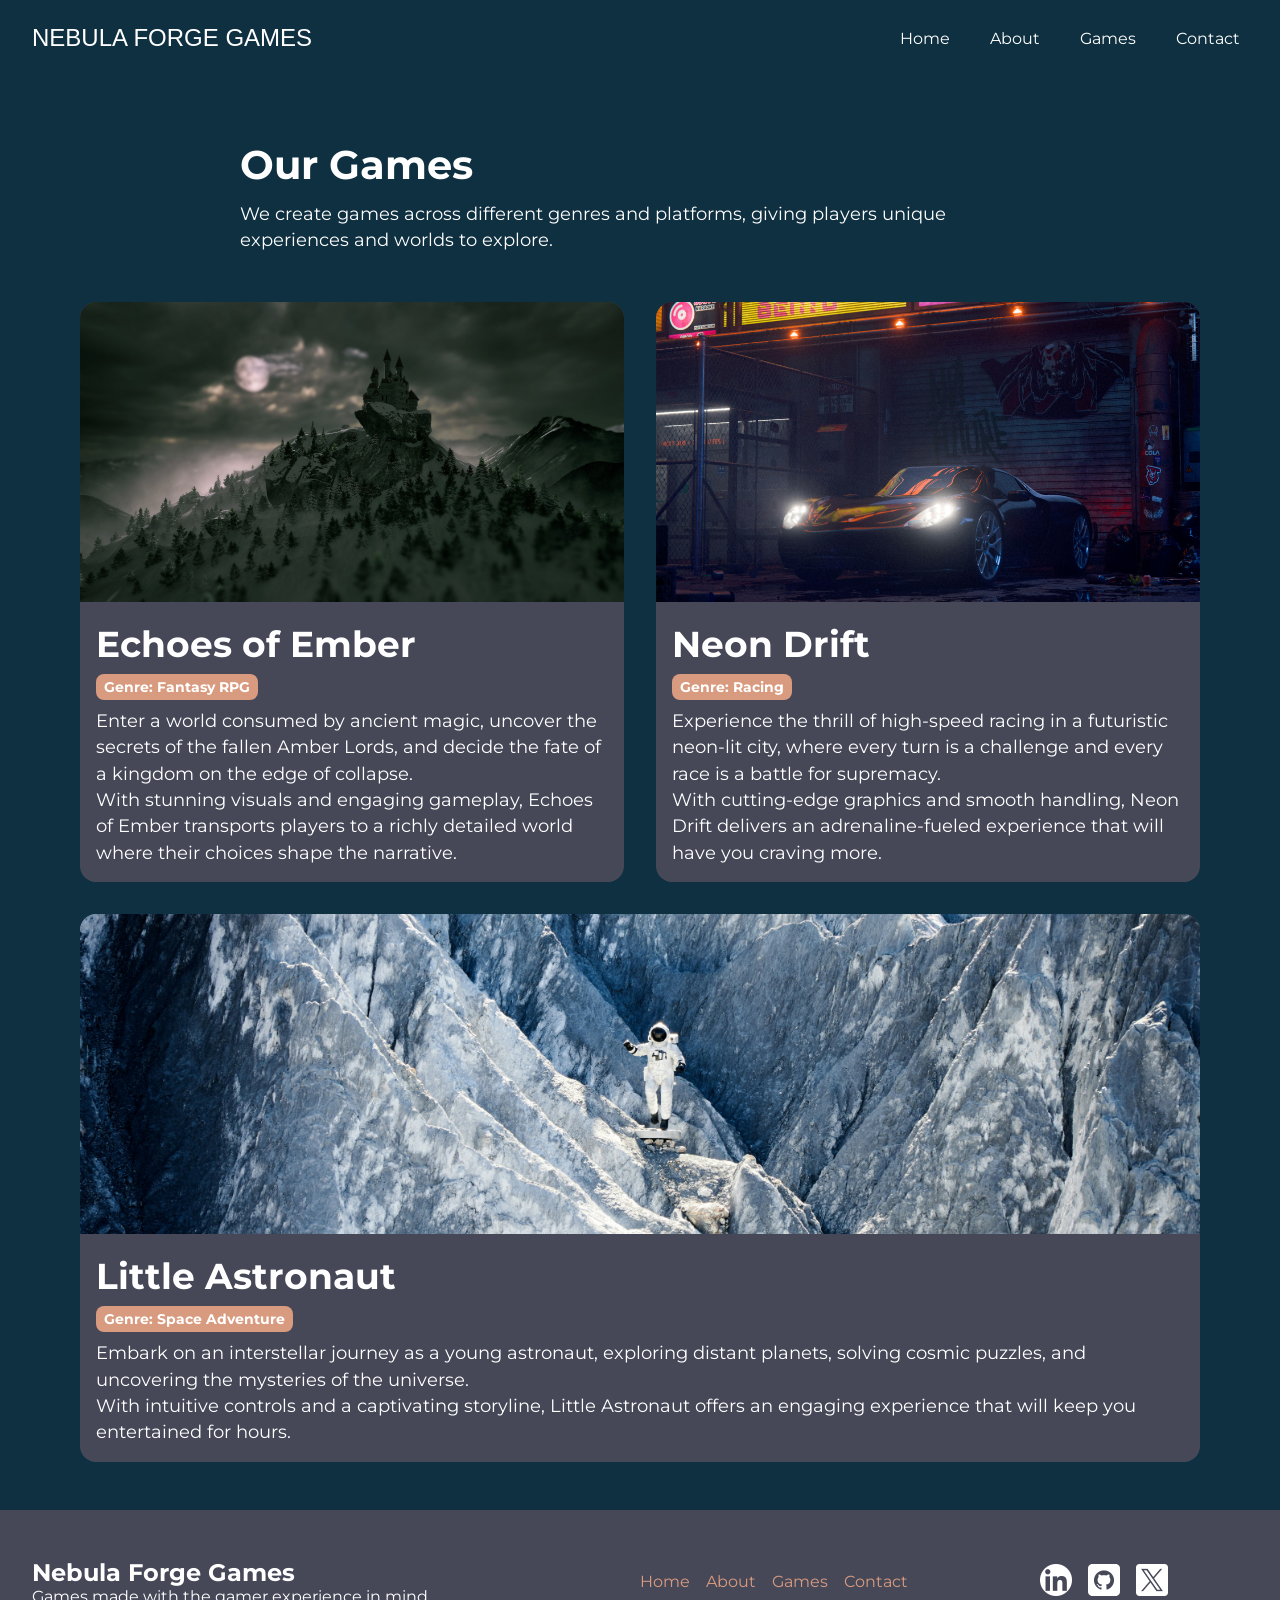
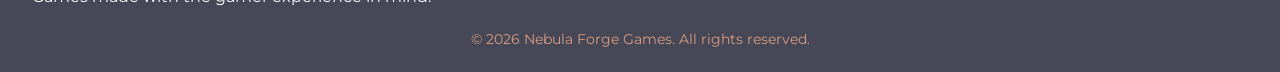
<file: Level 1/Task 1 - Simple Static Website/games.html>
<!DOCTYPE html>
<html lang="en">

<head>
    <meta charset="UTF-8">
    <meta name="viewport" content="width=device-width, initial-scale=1.0">
    <link rel="preconnect" href="https://fonts.googleapis.com">
    <link rel="preconnect" href="https://fonts.gstatic.com" crossorigin>
    <link href="https://fonts.googleapis.com/css2?family=Caacupe+One&family=Libre+Baskerville:ital,wght@0,400..700;1,400..700&family=Montserrat:ital,wght@0,100..900;1,100..900&family=Roboto+Condensed:ital,wght@0,100..900;1,100..900&display=swap" rel="stylesheet">
    <link rel="stylesheet" href="./css/style.css">
    <title>Games | Nebula Forge Games</title>
</head>

<body>
    <nav class="nav-container nav">
        <div class="logo-container">
            <a href="index.html" class="logo">NEBULA FORGE GAMES</a>
        </div>
        <div class="main-nav">
            <a href="index.html">Home</a>
            <a href="about.html">About</a>
            <a href="games.html">Games</a>
            <a href="contact.html">Contact</a>
        </div>
    </nav>

    <main>
        <section class="games-container">
            <div class="games-intro">
                <h1>Our Games</h1>
                <p>
                    We create games across different genres and platforms,
                    giving players unique experiences and worlds to explore.
                </p>
                
            </div>


            <div class="games-grid">
                <article class="game-card echoes-ember">
                    <img
                        src="./images/echoes-of-ember.jpg"
                        alt="Fantasy castle surrounded by mountains"
                        class="game-img">
                    <div class="game-card-info">
                        <h2>Echoes of Ember</h2>
                        <p class="game-genre">
                            Genre: Fantasy RPG
                        </p>
                        <p>
                            Enter a world consumed by ancient magic,
                            uncover the secrets of the fallen Amber Lords,
                            and decide the fate of a kingdom on the edge of collapse.
                        </p>
                        <p>
                            With stunning visuals and engaging gameplay, 
                            Echoes of Ember transports players to a richly detailed world where their choices shape the narrative.
                        </p>
                    </div>
                </article>

                <article class="game-card neon-drift">
                    <img
                        src="./images/neon-drift.jpg"
                        alt="Sports car parked in a neon-lit city at night"
                        class="game-img">
                    <div class="game-card-info">
                        <h2>Neon Drift</h2>
                        <p class="game-genre">
                            Genre: Racing
                        </p>
                        <p>
                            Experience the thrill of high-speed racing in a
                            futuristic neon-lit city, where every turn is a
                            challenge and every race is a battle for supremacy.
                        </p>
                        <p>
                            With cutting-edge graphics and smooth handling, 
                            Neon Drift delivers an adrenaline-fueled experience that will have you craving more.
                        </p>
                    </div>
                </article>

                <article class="game-card little-astronaut">
                    <img
                        src="./images/little-astronaut.jpg"
                        alt="Astronaut standing on a rocky alien planet"
                        class="game-img">
                    <div class="game-card-info">
                        <h2>Little Astronaut</h2>
                        <p class="game-genre">
                            Genre: Space Adventure
                        </p>
                        <p>
                            Embark on an interstellar journey as a young astronaut,
                            exploring distant planets, solving cosmic puzzles,
                            and uncovering the mysteries of the universe.
                        </p>
                        <p>
                            With intuitive controls and a captivating storyline, Little Astronaut offers an engaging experience that will keep you entertained for hours.
                        </p>
                    </div>
                </article>
            </div>
        </section>
    </main>

<footer class="site-footer">
        <div class="footer-brand">
            <h2>Nebula Forge Games</h2>
            <p>Games made with the gamer experience in mind.</p>
        </div>

        <nav class="footer-nav">
            <a href="index.html">Home</a>
            <a href="about.html">About</a>
            <a href="games.html">Games</a>
            <a href="contact.html">Contact</a>
        </nav>

        <div class="social-icons">
            <a href="https://linkedin.com" target="_blank" rel="noopener">
            <img src="./images/linkedin-logo.png" alt="LinkedIn" class="footer-icon">
            </a>
            <a href="https://github.com" target="_blank" rel="noopener">
            <img src="./images/github.png" alt="GitHub" class="footer-icon">
            </a>
            <a href="https://twitter.com" target="_blank" rel="noopener">
            <img src="./images/X.png" alt="Twitter" class="footer-icon">
            </a>
        </div>
        <p class="footer-copyright">&copy; 2026 Nebula Forge Games. All rights reserved.</p>
</footer>
</body>

</html>
</file>
<file: Level 1/Task 1 - Simple Static Website/css/style.css>
*, *::before, *::after { 
    box-sizing: border-box; 
    margin: 0;
    padding: 0;
}

body {
    color: white;
    font-family: Montserrat, 'Helvetica Neue', sans-serif;
    background-color: #0F3040;
    min-height: 100dvh;
    margin: 0;
}

.logo {
    font-family: 'Caacupe One', 'Helvetica Neue', sans-serif;
    font-size: 1.5rem;
    transition: color 0.2s ease;
    color: white;
    text-decoration: none;
}

.logo:hover {
    color: #D99B7F;
}

/*Navigation Bar*/


.nav-container {
    display: flex;
    justify-content: space-between;
    align-items: center;
    padding: 1.5rem 2rem;
    margin-bottom: 1rem;
    flex-wrap: wrap;
}

.main-nav {
    display: flex;
    gap: 1.5rem;
}

.main-nav a {
    text-decoration: none;
    color: white;
    padding: 0.25rem 0.5rem;
    transition: background-color 0.2s ease, border-radius 0.2s ease, transform 0.2s ease;
}

.main-nav a:hover {
    background-color: #D99B7F;
    border-radius: 0.5rem;
    transform: translateY(-2px); 
}

/* Hero Container */
.hero-container {
    background-color: #464858;
    display: flex;
    justify-content: space-between;
    gap: 2rem;
    align-items: flex-start;
    padding: 2rem;
}

.hero-content {
    flex: 1.2;
}

.hero-content > h1{
    font-size: 2.5rem;
    margin: 0 0 1rem 0;
}

.hero-content p {
    font-size: 1.1rem;
    margin-top: 0;
    margin-bottom: 1rem;
    line-height: 1.5;
}

.hero-img {
    flex: 1.8;
}

.hero-img img {
    width: 100%;
}


/* Hero Button*/
.btn {
    background: #D99B7F;
    background-image: linear-gradient(to bottom, #D99B7F, #A56F63);
    border-radius: 1.25rem;
    color: #FFFFFF;
    font-family: inherit;
    font-size: 1.2rem;
    font-weight: 400;
    padding: 0.75rem 1.25rem;
    border: 1px solid #A56F63;
    box-shadow: none;
    text-decoration: none;
    display: inline-block;
    cursor: pointer;
    text-align: center;
    transition: transform 0.3s ease, box-shadow 0.3s ease;
}

.btn:hover {
    background: #A56F63;
}

.btn:active {
    transform: translateY(2px);
    box-shadow: 0 1px 4px 0 #000000;
}

/*Games-Grid*/

.featured-games {
    background-color: #0F3040;
    padding: 3rem 2rem;
}

.featured-games > h2 {
    font-size: 2.25rem;
    margin: 0 0 0.5rem;
}

.featured-games > p {
    font-size: 1.1rem;
    line-height: 1.5;
    margin: 0 0  1rem;
}

.games-grid {
    display: grid;
    grid-template-columns: repeat(3, 1fr);
    gap: 1rem;
}

.game-img {
    width: 100%;
    height: 18.75rem;
    object-fit: cover;
}

.game-card {        
    background-color: #464858;
    border-radius: 1rem;
    overflow: hidden;
    transition: transform 0.3s ease, box-shadow 0.3s ease;
}


.game-card-info {
    padding: 1rem;
}

.game-card-info h3 {
    font-size: 2rem;
    margin: 0 0 0.2rem 0;
}

.game-card-info p:not(.game-genre) {
    font-size: 1.1rem;
    line-height: 1.5;
    margin: 0;
}

.game-card:hover {
    transform: translateY(-5px);
    box-shadow: 0 4px 8px rgba(0, 0, 0, 0.5);
}

.game-genre {
    display: inline-block;
    font-weight: bold;
    background-color: #D99B7F;
    font-size: 0.9rem;
    padding: 0.25rem 0.5rem;
    border-radius: 0.5rem;
    margin-bottom: 0.5rem;
}


/* Footer */
.site-footer {
    background-color: #464858;
    display: grid;
    grid-template-columns: 2fr 1fr 1fr;
    gap: 0.5rem 2rem;
    padding: 3rem 2rem 1.5rem;
}

.social-icons {
    display: flex;
    gap: 1rem;
    align-self: center;
    justify-self: center;
}

.social-icons img {
    width: 2rem;
    height: 2rem;
    object-fit: contain;
    filter: invert(1);
}

.footer-nav {
    display: flex;
    align-items: center;
    align-self: center;
    gap: 1rem;
}

.footer-nav a {
    color: #D99B7F;
    text-decoration: none;
    transition: color 0.2s ease;
}

.footer-nav a:hover {
    color: #A56F63;
}

.footer-copyright {
    grid-column: 1 / -1;
    text-align: center;
    margin-top: 1rem;
    font-size: 0.9rem;
    color: #D99B7F;
}



/* About Section 
Introduction Section
*/
.introduction-container {
    background-color: #464858;
    padding: 3rem 2rem;
    width: 100%;
}

.introduction-content, 
.history-content, 
.mission-content, 
.values-content, 
.team-content {
    max-width: 50rem;
    margin: 0 auto;
}

.introduction-content h1 {
    font-size: 2.5rem;
    margin: 0 0 0.75rem;
}

.introduction-content p, 
.history-content p, 
.mission-content p, 
.values-content p, 
.team-content p {
    line-height: 1.5;
    margin: 0 0 1rem;
}

/*History Section*/
.history-container {
    background-color: #0F3040;
    padding: 3rem 2rem;
    width: 100%;
}

.history-content h2, 
.mission-content h2, 
.values-content h2, 
.team-content h2 {
    font-size: 2.25rem;
    margin: 0 0 0.5rem;
}

.mission-container {
    background-color: #0F3040;
    padding: 3rem 2rem;
}

.values-container {
    padding: 3rem 2rem 5rem;
}

.values-content {
    display: grid;
    grid-template-columns: repeat(4, 1fr);
    gap: 1rem;
}

.values-content h2 {
    grid-column: 1 / -1;
    text-align: center;
    margin: 0 0 1.5rem;
}

.values-content article {
    background-color: #464858;
    padding: 1rem;
    border-radius: 1rem;
    transition: transform 0.3s ease, box-shadow 0.3s ease;
}

.values-content article:hover {
    transform: translateY(-2px);
    box-shadow: 0 4px 8px rgba(0, 0, 0, 0.25);
}

/* Team Section */
.team-container {
    padding: 3rem 2rem;
}

.team-content p {
    font-size: 1.1rem;
    margin: 0 0 0.5rem;
}

.team-members-grid {
    display: grid;
    grid-template-columns: repeat(2, 1fr);
    gap: 1rem;
}

.team-member {
    background-color: #464858;
    padding: 1rem;
    border-radius: 1rem;
    min-width: 0;
    transition: transform 0.3s ease, box-shadow 0.3s ease;
}

.team-member:hover {
    transform: translateY(-2px);
    box-shadow: 0 4px 8px rgba(0, 0, 0, 0.25);
}

.team-member h3 {
    font-size: 2rem;
    margin: 0.5rem 0 0.25rem;
}

.team-member-role {
    font-weight: bold;
    color: #D99B7F;
}

.team-member-bio {
    line-height: 1.5;
    margin: 0;
}

.team-member-photo {
    width: 100%;
    max-width: 100%;
    height: auto;
}

/* Games Section */
.games-container {
    padding: 3rem 2rem;
}

.games-container .games-grid {
    display: grid;
    grid-template-columns: repeat(2, 1fr);
    gap: 2rem;
    max-width: 70rem;
    margin: 0 auto;
}

.games-container .little-astronaut {
    grid-column: 1 / -1;
}

.games-container .little-astronaut .game-img {
    height: 20rem;
}

.games-container h2 {
    font-size: 2.25rem;
    margin: 0 0 0.5rem;
}

.games-intro {
    max-width: 50rem;
    margin: 0 auto 3rem;
}

.games-intro h1 {
    font-size: 2.5rem;
    margin: 0 0 0.75rem;
}

.games-intro p {
    font-size: 1.1rem;
    line-height: 1.5;
    margin: 0 0 1rem;
}

/*Contact Section*/
.contact-container {
    padding: 3rem 2rem;
}

.contact-intro {
    max-width: 70rem;
    margin: 0 auto;
    padding-bottom: 3rem;
}

.contact-content {
    display: flex;
    gap: 1rem;
    justify-content: space-between;
    max-width: 70rem;
    margin: 0 auto;
}

.contact-form {
    flex: 1.8;
}

.contact-info {
    background-color: #464858;
    border-radius: 1rem;
    padding: 2rem;
    flex: 1.2;
    box-shadow: 0 2px 4px rgba(0, 0, 0, 0.25);
}

.contact-info h2 {
    font-size: 2.25rem;
    margin-bottom: 1rem;
}
.contact-info p {
    font-size: 1.2rem;
}


.form-group {
    padding: 1rem 0;
}

.form-group label {
    font-size: 1.5rem;
    display: block;
    margin: 0;
}

.contact-form input {
    font-size: 0.95rem;
    padding: 0.7rem 0.9rem;
    width: 100%;
    border: 2px solid #D99B7F;
    border-radius: 10px;
}

.contact-form textarea {
    padding: 0.7rem 0.9rem;
    border: 2px solid #D99B7F;
    border-radius: 10px;
    width: 100%;
}

.contact-form input:focus, 
.contact-form textarea:focus {
    outline: 2px solid #D99B7F;
}

.contact-links a {
    text-decoration: none;
    color: #D99B7F;
    padding-right: 1rem;
    transition: color 0.2s ease;
}

.contact-links a:hover {
    color: #A56F63;
}

/* Responsive Design */
@media (max-width: 900px) {
    .hero-container {
        flex-direction: column;
        align-items: center;
    }
}

@media (max-width: 768px) {
/* Home Page */
    .main-nav {
        flex-wrap: wrap;
        justify-content: center;
        gap: 0.75rem;
    }

    .hero-content > h1 {
        font-size: 1.7rem;
    }

    .btn {
        font-size: 1rem;
        padding: 0.6rem 0.8rem;
    }

    .games-grid {
        grid-template-columns: 1fr;
        gap: 1rem;
    }

    .site-footer {
        grid-template-columns: 1fr;
        text-align: center;
    }

    .footer-nav {
        justify-content: center;
    }

    .social-icons {
        justify-content: center;
    }

/* About Page */
.values-content {
        grid-template-columns: 1fr;
        gap: 1rem;
    }


.team-container {
        padding: 2rem 1rem;
    }

    .team-members-grid {
        grid-template-columns: 1fr;
        gap: 1rem;
    }

    .games-container .games-grid {
        grid-template-columns: 1fr;
        gap: 2rem;
    }

    .games-container .game-img, 
    .games-container .little-astronaut .game-img{
        height: 12rem;
    }

    .contact-content {
        flex-direction: column;
    }

    .contact-info {
        flex: none;
    }
}
</file>
<file: Level 1/Task 2 - Portfolio Webpage/css/style.css>
:root {
  --color-bg: #F2EFE7;
  --color-primary: #3368A0;
  --color-secondary: #66A3BF;
  --color-light: #C8DFDB;
  --color-text: #24313D;

  --color-white: #FFFFFF;

  --font-heading: 'Poppins', sans-serif;
  --font-body: 'Inter', sans-serif;

  --max-width: 1100px;
  --radius: 10px;
}

/* RESET / BASE */
* {
  margin: 0;
  padding: 0;
  box-sizing: border-box;
}

html {
  scroll-behavior: smooth;
}

body {
  background: var(--color-bg);
  color: var(--color-text);
  font-family: var(--font-body);
  line-height: 1.6;
}

h1, h2, h3 {
  font-family: var(--font-heading);
  line-height: 1.25;
}

a {
  color: var(--color-primary);
  text-decoration: none;
}

ul {
  list-style: none;
}

img {
  max-width: 100%;
  display: block;
}

.container {
  max-width: var(--max-width);
  margin: 0 auto;
  padding: 0 1.5rem;
}


a:focus-visible,
button:focus-visible,
input:focus-visible,
textarea:focus-visible {
  outline: 2px solid var(--color-primary);
  outline-offset: 2px;
}

/* BUTTONS */
.btn {
  display: inline-block;
  padding: 0.8rem 1.6rem;
  border-radius: var(--radius);
  font-weight: 600;
  font-family: var(--font-heading);
  font-size: 0.95rem;
  transition: transform 0.15s ease, box-shadow 0.15s ease, background 0.15s ease;
  border: 2px solid transparent;
  cursor: pointer;
}

.btn-primary {
  background: var(--color-primary);
  color: var(--color-white);
}
.btn-primary:hover {
  background: #2a578a;
  transform: translateY(-2px);
  box-shadow: 0 6px 14px rgba(51, 104, 160, 0.35);
}

.btn-outline {
  background: transparent;
  color: var(--color-primary);
  border-color: var(--color-primary);
}
.btn-outline:hover {
  background: var(--color-primary);
  color: var(--color-white);
  transform: translateY(-2px);
}

/* NAVBAR */
.navbar {
  background: var(--color-primary);
  position: sticky;
  top: 0;
  z-index: 100;
}

.navbar-inner {
  display: flex;
  align-items: center;
  justify-content: space-between;
  height: 70px;
}

.logo {
  color: var(--color-white);
  font-family: var(--font-heading);
  font-weight: 700;
  font-size: 1.2rem;
}

.nav-links {
  display: flex;
  gap: 2rem;
}

.nav-links a {
  color: var(--color-light);
  font-weight: 500;
  transition: color 0.15s ease;
}
.nav-links a:hover {
  color: var(--color-white);
}

/* MOBILE NAV */
.nav-toggle {
  display: none;
}

.hamburger {
  display: none;
  flex-direction: column;
  gap: 5px;
  cursor: pointer;
}
.hamburger span {
  width: 26px;
  height: 3px;
  background: var(--color-white);
  border-radius: 2px;
}

/* HERO SECTION */
.hero {
  position: relative;
  overflow: hidden;
  padding: 6rem 0 5rem;
}

.blob {
  position: absolute;
  border-radius: 50%;
  filter: blur(70px);
  opacity: 0.55;
  z-index: 0;
}
.blob-1 {
  width: 320px;
  height: 320px;
  background: var(--color-light);
  top: -80px;
  right: -60px;
}
.blob-2 {
  width: 260px;
  height: 260px;
  background: var(--color-secondary);
  bottom: -90px;
  left: -70px;
}

.hero-inner {
  position: relative;
  z-index: 1;
  max-width: 700px;
}

.hero-greeting {
  font-family: var(--font-heading);
  font-weight: 600;
  color: var(--color-primary);
  margin-bottom: 0.8rem;
  animation: fadeInUp 0.6s ease both;
}

.hero h1 {
  font-size: clamp(1.9rem, 4vw, 2.8rem);
  color: var(--color-text);
  margin-bottom: 1.2rem;
  animation: fadeInUp 0.6s ease both;
  animation-delay: 0.1s;
}

.hero-text {
  max-width: 55ch;
  margin-bottom: 2rem;
  animation: fadeInUp 0.6s ease both;
  animation-delay: 0.2s;
}

.hero-buttons {
  display: flex;
  gap: 1rem;
  flex-wrap: wrap;
  animation: fadeInUp 0.6s ease both;
  animation-delay: 0.3s;
}

@keyframes fadeInUp {
  from { opacity: 0; transform: translateY(14px); }
  to   { opacity: 1; transform: translateY(0); }
}

/* Respect users who've asked for reduced motion */
@media (prefers-reduced-motion: reduce) {
  .hero-greeting, .hero h1, .hero-text, .hero-buttons {
    animation: none;
  }
  html {
    scroll-behavior: auto;
  }
}

/* ABOUT SECTION */
.about {
  padding: 5rem 0;
  background: var(--color-white);
}

.about-inner {
  display: grid;
  grid-template-columns: 220px 1fr;
  gap: 3rem;
  align-items: start;
}

.profile-photo {
  width: 220px;
  height: 220px;
  object-fit: cover;
  border-radius: var(--radius);
  border: 3px solid var(--color-light);
  box-shadow: 0 6px 16px rgba(36, 49, 61, 0.15);
}

.about-text h2 {
  color: var(--color-primary);
  font-size: 1.8rem;
  margin-bottom: 1rem;
}

.about-text p {
  margin-bottom: 1rem;
  max-width: 62ch;
}

.about-text h3 {
  margin-top: 1.5rem;
  margin-bottom: 0.8rem;
  font-size: 1.1rem;
  color: var(--color-text);
}

.skills-list {
  display: flex;
  flex-wrap: wrap;
  gap: 0.6rem;
}

.skills-list li {
  background: var(--color-light);
  color: var(--color-primary);
  padding: 0.45rem 0.9rem;
  border-radius: 20px;
  font-size: 0.88rem;
  font-weight: 500;
}

/* PROJECTS SECTION */
.projects {
  padding: 5rem 0;
}

.section-title {
  color: var(--color-primary);
  font-size: 1.8rem;
  margin-bottom: 2.5rem;
  display: flex;
  flex-direction: column;
  align-items: flex-start;
  gap: 0.3rem;
}

.squiggle {
  display: block;
}

.projects-grid {
  display: grid;
  grid-template-columns: repeat(auto-fit, minmax(260px, 1fr));
  gap: 1.8rem;
}

.project-card {
  background: var(--color-white);
  border-top: 4px solid var(--color-primary);
  border-radius: var(--radius);
  padding: 1.8rem;
  box-shadow: 0 4px 14px rgba(36, 49, 61, 0.08);
  transition: transform 0.2s ease, box-shadow 0.2s ease;
}

.project-card:hover {
  transform: translateY(-4px);
  box-shadow: 0 10px 22px rgba(36, 49, 61, 0.14);
}

.project-card h3 {
  color: var(--color-text);
  margin-bottom: 0.7rem;
  font-size: 1.15rem;
}

.project-card p {
  font-size: 0.95rem;
  margin-bottom: 1rem;
  color: var(--color-text);
}

.tags {
  display: flex;
  flex-wrap: wrap;
  gap: 0.5rem;
}

.tags span {
  background: var(--color-light);
  color: var(--color-primary);
  font-size: 0.78rem;
  font-weight: 500;
  padding: 0.3rem 0.7rem;
  border-radius: 20px;
}

/* CONTACT SECTION */
.contact {
  padding: 5rem 0;
  background: var(--color-white);
}

.contact-inner {
  max-width: 560px;
}

.contact-text {
  margin-bottom: 2rem;
  max-width: 58ch;
}

.contact-form {
  display: flex;
  flex-direction: column;
  gap: 0.4rem;
  margin-bottom: 2.5rem;
}

.contact-form label {
  font-size: 0.9rem;
  font-weight: 500;
  margin-top: 0.8rem;
}

.contact-form input,
.contact-form textarea {
  font-family: var(--font-body);
  font-size: 0.95rem;
  padding: 0.7rem 0.9rem;
  border: 2px solid var(--color-light);
  border-radius: var(--radius);
  background: var(--color-bg);
  color: var(--color-text);
  resize: vertical;
}

.contact-form input:focus,
.contact-form textarea:focus {
  border-color: var(--color-secondary);
  outline: none;
}

.contact-form button {
  margin-top: 1.2rem;
  align-self: flex-start;
}

.direct-links {
  display: flex;
  flex-direction: column;
  gap: 0.6rem;
}

.direct-links a {
  color: var(--color-primary);
  font-weight: 500;
}
.direct-links a:hover {
  color: var(--color-secondary);
  text-decoration: underline;
}

/*  FOOTER  */
.footer {
  background: var(--color-primary);
  color: var(--color-light);
  text-align: center;
  padding: 1.5rem 0;
  font-size: 0.85rem;
}

/*RESPONSIVE - anything under 700px (phones, small tablets)*/
@media (max-width: 700px) {

  .hamburger {
    display: flex;
  }

  .nav-links {
    display: none;
    position: absolute;
    top: 70px;
    left: 0;
    right: 0;
    background: var(--color-primary);
    flex-direction: column;
    padding: 1rem 1.5rem 1.5rem;
    gap: 1rem;
  }

  
  .nav-toggle:checked ~ .nav-links {
    display: flex;
  }

  .about-inner {
    grid-template-columns: 1fr;
  }

  .profile-photo {
    width: 160px;
    height: 160px;
  }
}
</file>
<file: Level 2/Task 1 - Responsive Landing Page/style.css>
:root {
    /* Colors */
    --color-bg: #0b1114;
    --color-surface: #111b20;
    --color-primary: #30afff;
    --color-primary-light: #92eeff;
    --color-accent: #d8ffc5;
    --color-accent-light: #c4f7ca;

    /* Text */
    --color-text: #f5f7f8;
    --color-text-muted: #aebbc1;

    /* Spacing */
    --space-sm: 0.5rem;
    --space-md: 1rem;
    --space-lg: 2rem;
    --space-xl: 4rem;

    /* Nav Bar */
    --nav-padding: 1rem 5%;

    /* Layout */
    --container-width: 1200px;
}

/* Reset / body */
* {
    margin: 0;
    padding: 0;
    box-sizing: border-box;
}

html {
    scroll-behavior: smooth;
}

body {
    font-family: sans-serif;
    background: var(--color-bg);
    color: var(--color-text);
}

.logo {
    color: var(--color-primary-light);
    text-decoration: none;
    font-weight: 700;
    letter-spacing: 0.1em;
}

/* Navbar */
nav {
    display: flex;
    align-items: center;
    justify-content: space-between;
    padding: var(--nav-padding);
    position: relative;
}

.nav-links {
    display: flex;
    list-style: none;
    gap: var(--space-lg);
}

.nav-links a {
    color: var(--color-text);
    text-decoration: none;
}

.menu-toggle {
    display: none;
}

.nav-cta {
    color: var(--color-bg);
    background: var(--color-primary);
    text-decoration: none;
    padding: 0.7rem 1.2rem;
    font-weight: 700;
}

/* Hero*/
.hero {
    display: grid;
    grid-template-columns: 1fr 1fr;
    min-height: calc(100vh - 64px);
}

.hero-image {
    background: #1a252a;
}

.hero-content {
    background: #202b30;
    padding: var(--space-xl);
    display: flex;
    flex-direction: column;
    justify-content: center;
    align-items: flex-start;
}

.hero-image {
    background-image: url("assets/Zanzol-hero.png");
    background-size: cover;
    background-position: center;
}

.eyebrow {
    color: var(--color-primary-light);
    font-size: 0.8rem;
    font-weight: 700;
    letter-spacing: 0.12em;
    text-transform: uppercase;
    margin-bottom: var(--space-sm);
}

.hero-content h1 {
    font-size: clamp(3rem, 6vw, 6rem);
    line-height: 0.9;
    margin-bottom: var(--space-lg);
}

.hero-actions {
    display: flex;
    gap: var(--space-md);
    flex-wrap: wrap;
}

.btn {
    display: inline-block;
    padding: 0.85rem 1.5rem;
    text-decoration: none;
    font-weight: 700;
    transition: 0.2s ease;
}

.btn-primary {
    background: var(--color-primary);
    color: var(--color-bg);
}

.btn-primary:hover {
    background: var(--color-primary-light);
}

.btn-secondary {
    border: 1px solid var(--color-primary-light);
    color: var(--color-primary-light);
}


.btn-secondary:hover {
    background: var(--color-primary-light);
    color: var(--color-bg);
}


.tagline {
    font-size: clamp(1.25rem, 2vw, 1.75rem);
    line-height: 1.3;
    max-width: 32rem;
    margin-bottom: var(--space-md);
}

.hero-description {
    color: var(--color-text-muted);
    line-height: 1.7;
    max-width: 38rem;
    margin-bottom: var(--space-lg);
}

/* World */
.world {
    display: grid;
    grid-template-columns: 1fr 1fr;
    min-height: 80vh;
}

.world-content {
    padding: var(--space-xl);
    display: flex;
    flex-direction: column;
    justify-content: center;
}

.world-visual {
    background-image: url("assets/world-visual.jpg");
    background-size: cover;
    background-position: center;
}

.world h2 {
    font-size: clamp(2rem, 4vw, 4rem);
    line-height: 1;
    margin-bottom: var(--space-lg);
    max-width: 16ch;
}

.world-content p:not(.eyebrow) {
    color: var(--color-text-muted);
    line-height: 1.7;
    max-width: 40rem;
    margin-bottom: var(--space-md);
}

/* Gameplay */
.gameplay {
    padding: var(--space-xl);
}

.gameplay-intro {
    max-width: 40rem;
    margin-bottom: var(--space-xl);
}

.gameplay h2 {
    font-size: clamp(2.5rem, 5vw, 5rem);
    line-height: 1;
    margin-bottom: var(--space-md);
}

.gameplay-intro > p:not(.eyebrow) {
    color: var(--color-text-muted);
    line-height: 1.7;
}

.ability-grid {
    display: grid;
    grid-template-columns: repeat(2, 1fr);
    gap: var(--space-md);
}

.ability-card {
    padding: var(--space-lg);
    background: var(--color-surface);
    border: 1px solid rgba(146, 238, 255, 0.15);
}

.ability-number {
    display: block;
    color: var(--color-primary);
    font-size: 0.8rem;
    font-weight: 700;
    letter-spacing: 0.1em;
    margin-bottom: var(--space-lg);
}

.ability-card h3 {
    font-size: 1.75rem;
    margin-bottom: var(--space-sm);
}

.ability-card p {
    color: var(--color-text-muted);
    line-height: 1.7;
}

/* Media */
.media {
    padding: var(--space-xl);
}

.media-intro {
    max-width: 40rem;
    margin-bottom: var(--space-xl);
}

.media-intro h2 {
    font-size: clamp(2.5rem, 5vw, 5rem);
    line-height: 1;
    margin-bottom: var(--space-md);
}

.media-intro p:not(.eyebrow) {
    color: var(--color-text-muted);
    line-height: 1.7;
    max-width: 40rem;
    margin-bottom: var(--space-sm);
}

.screenshot-grid {
    display: grid;
    grid-template-columns: 1fr 1fr;
    gap: var(--space-md);
}

.screenshot-grid img {
    display: block;
    width: 100%;
    aspect-ratio: 16 / 9;
    object-fit: cover;
    background: var(--color-surface);
}

.trailer{
    margin-top: var(--space-xl);
}

.trailer h2 {
    margin-bottom: var(--space-md);
}

.trailer-preview {
    position: relative;
    display: block;
    width: 100%;
    max-width: 900px;
}

.trailer-preview img {
    width: 100%;
    height: auto;
    display: block;
}

.play-btn {
    position: absolute;
    left: 50%;
    top: 50%;
    transform: translate(-50%, -50%);
    width: 70px;
    height: 70px;
    border-radius: 50%;
    border: none;
    background: var(--color-primary);
    color: var(--color-bg);
    font-size: 1.5rem;
    display: flex;
    align-items: center;
    justify-content: center;
}

/*Footer*/
footer {
    padding: var(--space-xl);
    display: grid;
    grid-template-columns: 1fr 1fr;
}

.footer-nav {
    display: flex;
    justify-content: space-between;
    align-items: center;
}

.footer-nav a {
    color: var(--color-text);
    text-decoration: none;
}

.footer-nav a:hover {
    color: var(--color-primary-light);
}


footer hr {
    grid-column: 1 / -1;
    border: none;
    height: 2px;
    background-color: var(--color-primary-light);
}

.footer-bottom {
    padding-top: var(--space-md);
    grid-column: 1 / -1;
}

.footer-bottom p{
    color: var(--color-primary);
text-align: center;}


/* Responsive Design*/
@media (max-width: 768px) {
    .hero {
        grid-template-columns: 1fr;
    }

    .hero-image {
        min-height: 60dvh;
    }

    .menu-toggle {
        display: block;
        border: none;
        background: none;
        color: var(--color-text);
        font-size: 1.5rem;
        cursor: pointer;
    }

    .nav-links {
    display: none;
    position: absolute;
    top: 100%;
    right: 5%;
    flex-direction: column;
    gap: 1rem;
    padding: 1rem;
    width: 180px;
    background: var(--color-surface);
}

    .nav-links.active {
        display: flex;
        flex-direction: column;
    }

    .world {
        grid-template-columns: 1fr;
    }

    .world-visual {
        min-height: 50dvh;
    }

    .gameplay {
    padding: var(--space-lg);
    }

.ability-grid {
    grid-template-columns: 1fr;
    }

    .screenshot-grid {
    grid-template-columns: 1fr;
    }

    footer {
        grid-template-columns: 1fr;
    }
}
</file>
<file: Level 2/Task 2 - To-Do List App/style.css>
/* CSS Variables for colors and design */
:root {
        --soft-teal: #78B9B5; 
        --teal: #0F828C;
        --navy: #065084;
        --indigo: #320A6B;

        --mist: #F2FAF9;
        --ink: #12203A;
        --muted: #5C7488;

        --radius: 18px;
        --shadow: 0 30px 60px -25px rgba(50, 10, 107, 0.45);
}


/* RESET AND BODY */
* {
    box-sizing: border-box;
    margin: 0;
    padding: 0;
}

body {
        min-height: 100dvh;
        display: flex;
        align-items: center;
        justify-content: center;
        padding: 24px;
        font-family: "Inter", sans-serif;
        color: var(--ink);
        background: radial-gradient(circle at 30% 20%, var(--navy) 0%, var(--indigo) 70%);
    }

    /* App Card */
    .app-card {
        width: 100%;
        max-width: 420px;
        background: var(--mist);
        border-radius: var(--radius);
        border-top: 4px solid var(--teal);
        padding: 32px 28px 24px;
        box-shadow: var(--shadow);
    }

    .app-header {
        margin-bottom: 24px;
}

.app-title {
        font-family: "Fraunces", serif;
        font-weight: 600;
        font-size: clamp(1.9rem, 3vw, 3rem);
        color: var(--indigo);
        line-height: 1.15;
}

.app-date {
    margin-top: 4px;
    font-size: clamp(0.85rem, 3vw, 1rem);
    color: var(--muted);
}

.task-form {
    display: flex;
    gap: 8px;
    margin-bottom: 18px;
}

.task-input {
    flex: 1;
    padding: 12px 14px;
    border: 1.5px solid rgba(15, 130, 140, 0.25);
    border-radius: 10px;
    font-family: inherit;
    font-size: 0.95rem;
    color: var(--ink);
    background: #fff;
}

.task-input:focus-visible {
    outline: 2px solid var(--teal);
    outline-offset: 1px;
}

.add-btn {
    padding: 12px 18px;
    border: none;
    border-radius: 10px;
    background: var(--teal);
    color: var(--mist);
    font-family: inherit;
    font-weight: 600;
    font-size: 0.9rem;
    cursor: pointer;
    transition: background-color 0.15s ease;
}

.add-btn:hover {
    background: var(--indigo);
}

.add-btn:focus-visible {
    outline: 2px solid var(--indigo);
    outline-offset: 2px;
}

.task-list {
    list-style: none;
    display: flex;
    flex-direction: column;
    gap: 8px;
    margin-bottom: 18px;
    max-height: 320px;
    overflow-y: auto;
}

.task-item {
    display: flex;
    align-items: center;
    gap: 10px;
    padding: 10px 4px;
    border-bottom: 1px solid rgba(15, 130, 140, 0.1);
}

.task-text {
    flex: 1;
    font-size: 0.95rem;
    color: var(--ink);
}


.complete-btn {
    border: none;
    background: transparent;
    color: var(--teal);
    padding: 6px 12px;
    border-radius: 50%;
    cursor: pointer;
    transition: background-color 0.15s ease, color 0.15s ease;
}

.complete-btn:hover {
    color: var(--ink);
}

.delete-btn {
    border: none;
    background: transparent;
    font-size: 1.2rem;
    line-height: 1;
    color: var(--muted);
    cursor: pointer;
    padding: 4px 4px;
    transition: color 0.15s ease;
}

.edit-btn {
    border: none;
    background: transparent;
    padding: 4px 4px;
    cursor: pointer;
}

.edit-btn:hover {
    background: rgba(15, 130, 140, 0.12);
color: var(--ink);
}

.delete-btn:hover {
color: var(--indigo);
}

.task-item.completed .task-text {
    color: var(--muted);
    text-decoration: line-through;
}

.empty-state {
    text-align: center;
    color: var(--muted);
    font-size: 0.9rem;
    font-style: italic;
    padding: 20px 8px;
}

/*Footer*/
.app-footer {
    display: flex;
    align-items: center;
    justify-content: space-between;
    border-top: 1px solid rgba(15, 130, 140, 0.15);
    padding-top: 14px;
}

.tasks-count {
    font-size: 0.85rem;
    color: var(--muted);
}

.clear-btn {
    border: none;
    background: transparent;
    font-family: inherit;
    font-size: 0.85rem;
    color: var(--teal);
    cursor: pointer;
    font-weight: 600;
}

.clear-btn:hover {
    color: var(--indigo);
    text-decoration: underline;
}

/* RESPONSIVE: small screens */
@media (max-width: 380px) {
    .task-form {
    flex-direction: column;
    }

    .app-card {
        padding: 26px 20px 20px;
    }
}
</file>
